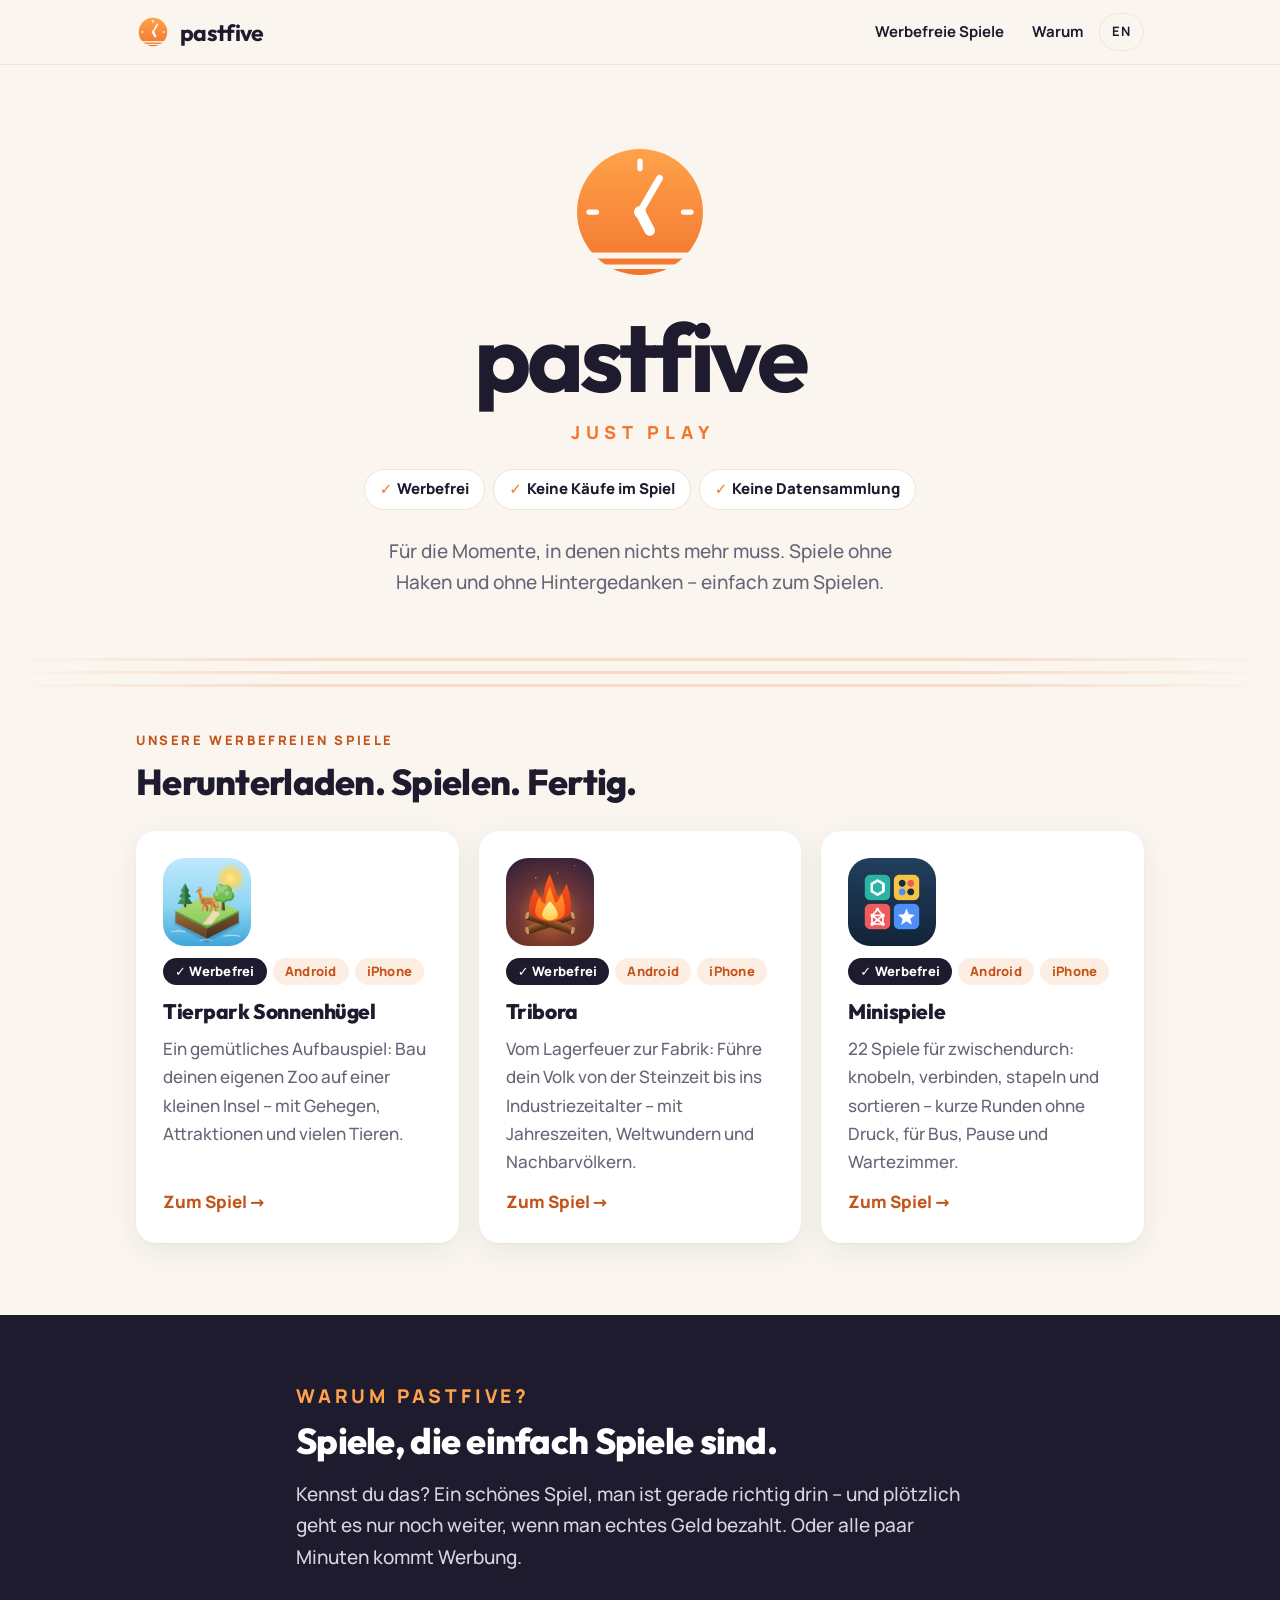
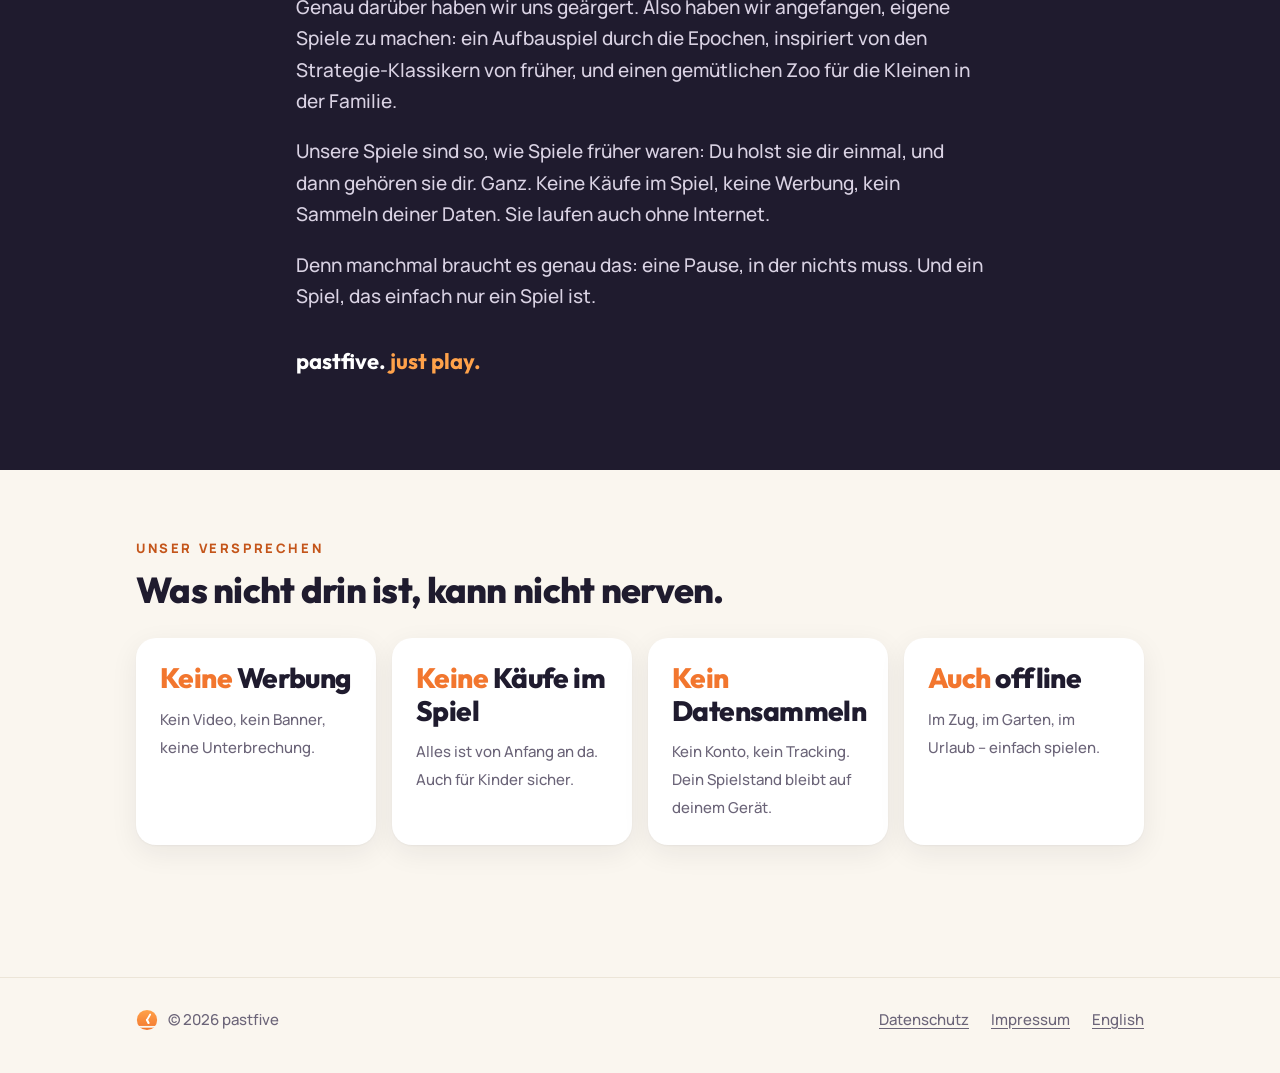
<file: index.html>
<!doctype html>
<html lang="de">
<head>
<meta charset="utf-8">
<meta name="viewport" content="width=device-width,initial-scale=1">
<title>pastfive – werbefreie Handyspiele · just play</title>
<meta name="description" content="Spiele, die einfach Spiele sind: keine Werbung, keine Käufe im Spiel, keine Datensammlung. Herunterladen und spielen.">
<link rel="icon" href="assets/favicon.svg" type="image/svg+xml">
<link rel="alternate" hreflang="en" href="en/">
<link rel="stylesheet" href="assets/style.css">
</head>
<body>
<header class="top"><div class="wrap">
  <a class="brand" href="./"><img src="assets/logo.svg" alt="">pastfive</a>
  <nav>
    <a href="#spiele">Werbefreie Spiele</a>
    <a class="opt" href="#warum">Warum</a>
    <a class="lang" href="en/" hreflang="en" lang="en">EN</a>
  </nav>
</div></header>

<section class="hero">
  <div class="wrap">
    <img class="logo" src="assets/logo.svg" alt="pastfive-Logo: eine untergehende Sonne als Uhr auf fünf nach fünf">
    <h1 class="wordmark">pastfive</h1>
    <p class="slogan">just play</p>
    <ul class="frei" aria-label="Unser Versprechen"><li><b>✓</b> Werbefrei</li><li><b>✓</b> Keine Käufe im Spiel</li><li><b>✓</b> Keine Datensammlung</li></ul>
    <p class="sub">Für die Momente, in denen nichts mehr muss. Spiele ohne Haken und ohne Hintergedanken – einfach zum Spielen.</p>
  </div>
</section>

<main>
  <section class="section" id="spiele" style="padding-top:40px">
    <div class="wrap">
      <p class="eyebrow">Unsere werbefreien Spiele</p>
      <h2 style="margin-top:0">Herunterladen. Spielen. Fertig.</h2>
      <div class="cards">
        <a class="card" href="tierpark/">
          <img class="icon" src="assets/tierpark/icon.png" alt="">
          <span class="chips"><span class="chip ok">✓ Werbefrei</span><span class="chip">Android</span><span class="chip">iPhone</span></span>
          <h3>Tierpark Sonnenhügel</h3>
          <p>Ein gemütliches Aufbauspiel: Bau deinen eigenen Zoo auf einer kleinen Insel – mit Gehegen, Attraktionen und vielen Tieren.</p>
          <span class="more">Zum Spiel →</span>
        </a>
        <a class="card" href="tribora/">
          <img class="icon" src="assets/tribora/icon.png" alt="">
          <span class="chips"><span class="chip ok">✓ Werbefrei</span><span class="chip">Android</span><span class="chip">iPhone</span></span>
          <h3>Tribora</h3>
          <p>Vom Lagerfeuer zur Fabrik: Führe dein Volk von der Steinzeit bis ins Industriezeitalter – mit Jahreszeiten, Weltwundern und Nachbarvölkern.</p>
          <span class="more">Zum Spiel →</span>
        </a>
        <a class="card" href="minispiele/">
          <img class="icon" src="assets/minispiele/icon.png" alt="">
          <span class="chips"><span class="chip ok">✓ Werbefrei</span><span class="chip">Android</span><span class="chip">iPhone</span></span>
          <h3>Minispiele</h3>
          <p>22 Spiele für zwischendurch: knobeln, verbinden, stapeln und sortieren – kurze Runden ohne Druck, für Bus, Pause und Wartezimmer.</p>
          <span class="more">Zum Spiel →</span>
        </a>
      </div>
    </div>
  </section>

  <section class="section why" id="warum">
    <div class="wrap narrow">
      <p class="eyebrow">Warum pastfive?</p>
      <h2>Spiele, die einfach Spiele sind.</h2>
      <p>Kennst du das? Ein schönes Spiel, man ist gerade richtig drin – und plötzlich geht es nur noch weiter, wenn man echtes Geld bezahlt. Oder alle paar Minuten kommt Werbung.</p>
      <p>Genau darüber haben wir uns geärgert. Also haben wir angefangen, eigene Spiele zu machen: ein Aufbauspiel durch die Epochen, inspiriert von den Strategie-Klassikern von früher, und einen gemütlichen Zoo für die Kleinen in der Familie.</p>
      <p>Unsere Spiele sind so, wie Spiele früher waren: Du holst sie dir einmal, und dann gehören sie dir. Ganz. Keine Käufe im Spiel, keine Werbung, kein Sammeln deiner Daten. Sie laufen auch ohne Internet.</p>
      <p>Denn manchmal braucht es genau das: eine Pause, in der nichts muss. Und ein Spiel, das einfach nur ein Spiel ist.</p>
      <p class="sign">pastfive. <span>just play.</span></p>
    </div>
  </section>

  <section class="section">
    <div class="wrap">
      <p class="eyebrow">Unser Versprechen</p>
      <h2 style="margin-top:0">Was nicht drin ist, kann nicht nerven.</h2>
      <div class="promise">
        <div><h3><em>Keine</em> Werbung</h3><span class="t">Kein Video, kein Banner, keine Unterbrechung.</span></div>
        <div><h3><em>Keine</em> Käufe im Spiel</h3><span class="t">Alles ist von Anfang an da. Auch für Kinder sicher.</span></div>
        <div><h3><em>Kein</em> Datensammeln</h3><span class="t">Kein Konto, kein Tracking. Dein Spielstand bleibt auf deinem Gerät.</span></div>
        <div><h3><em>Auch</em> offline</h3><span class="t">Im Zug, im Garten, im Urlaub – einfach spielen.</span></div>
      </div>
    </div>
  </section>
</main>

<footer><div class="wrap">
  <span class="grow"><img src="assets/favicon.svg" alt="">© 2026 pastfive</span>
  <a href="datenschutz/">Datenschutz</a>
  <a href="impressum/">Impressum</a>
  <a href="en/" hreflang="en" lang="en">English</a>
</div></footer>
</body>
</html>
</file>
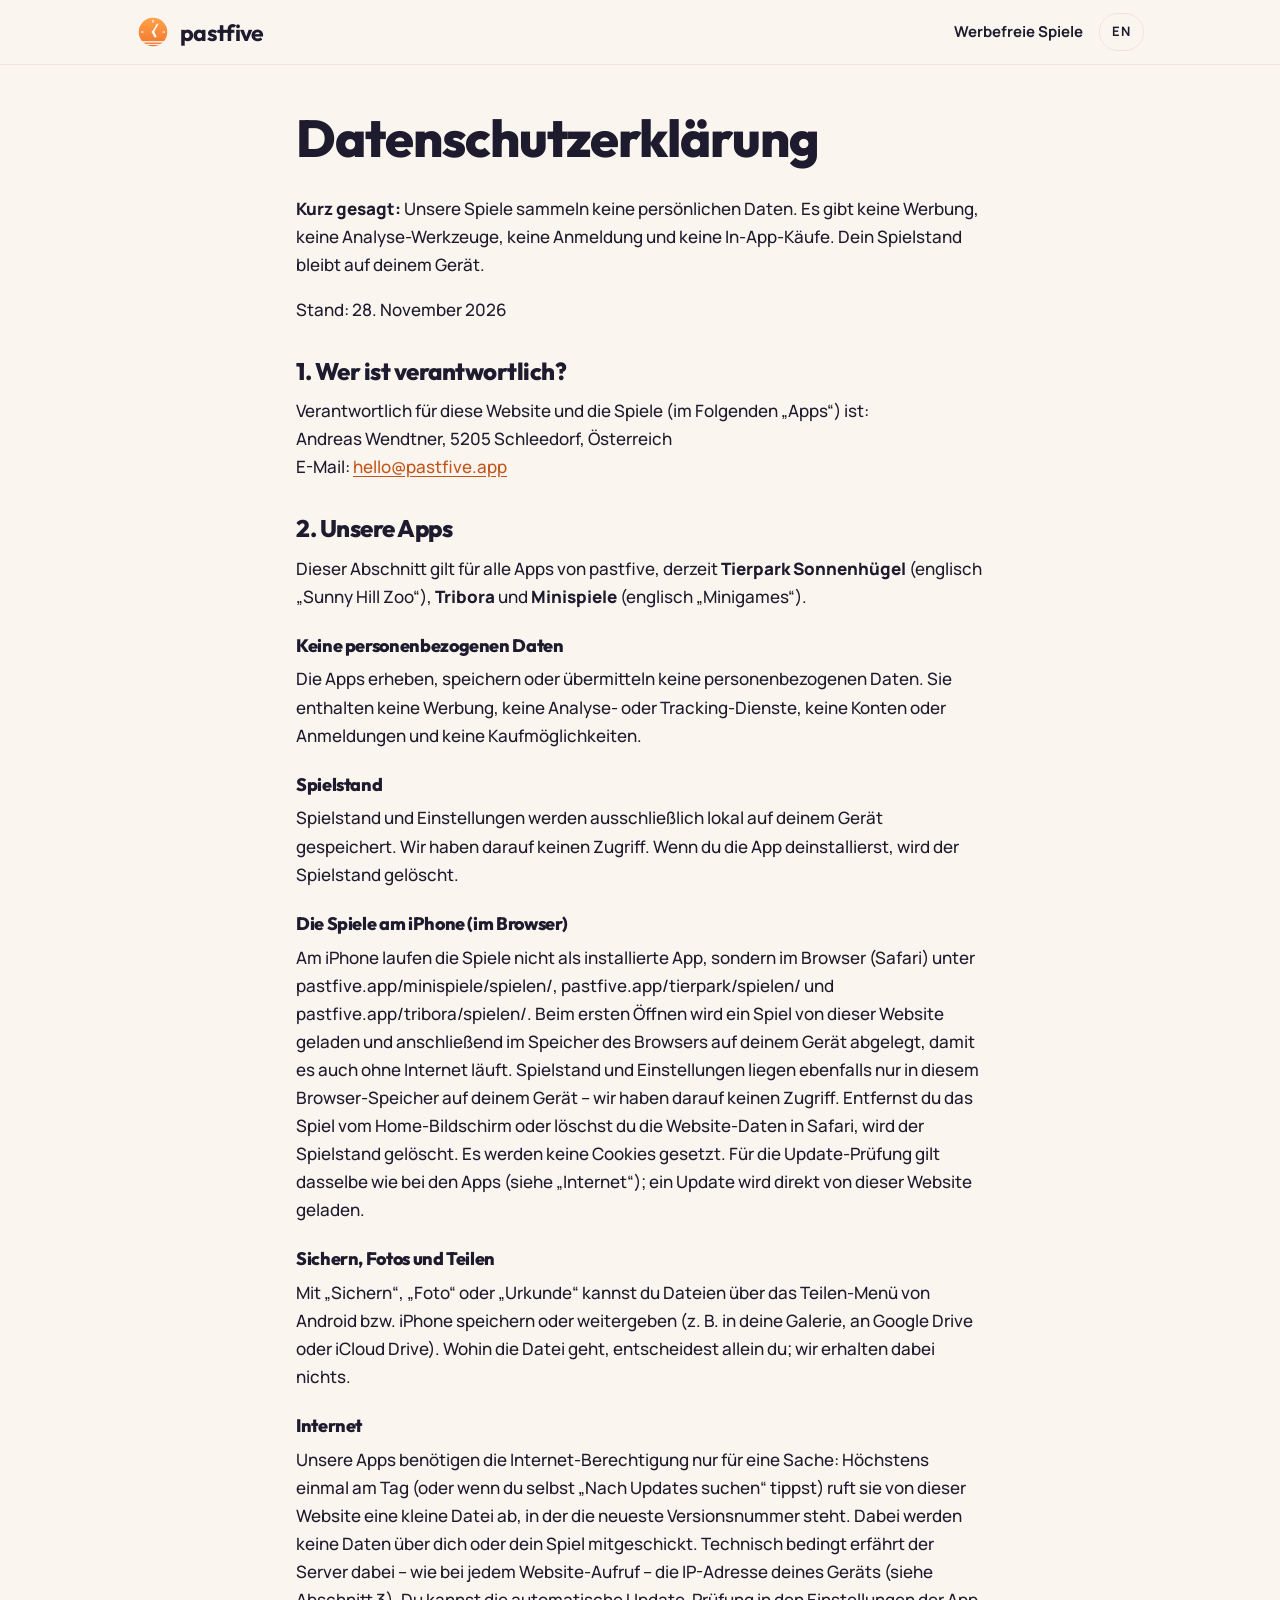
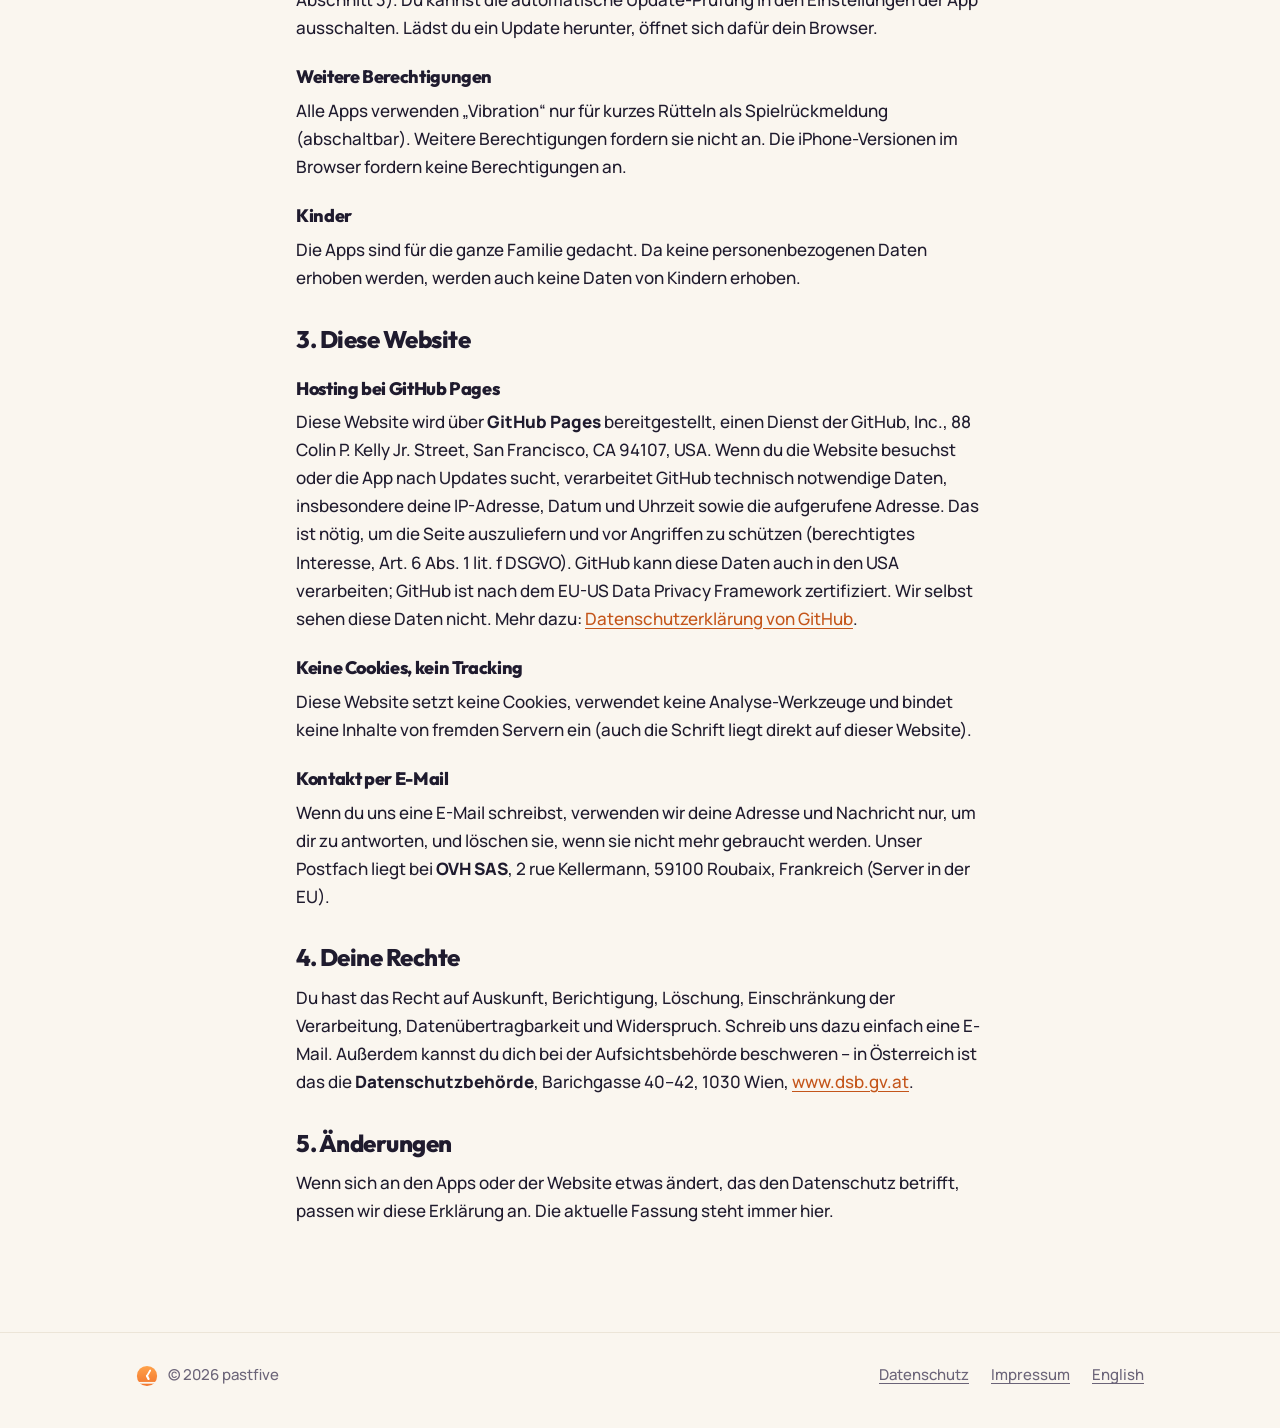
<file: datenschutz/index.html>
<!doctype html>
<html lang="de">
<head>
<meta charset="utf-8">
<meta name="viewport" content="width=device-width,initial-scale=1">
<title>Datenschutz – pastfive</title>
<link rel="icon" href="../assets/favicon.svg" type="image/svg+xml">
<link rel="alternate" hreflang="en" href="../en/privacy/">
<link rel="stylesheet" href="../assets/style.css">
</head>
<body>
<header class="top"><div class="wrap">
  <a class="brand" href="../"><img src="../assets/logo.svg" alt="">pastfive</a>
  <nav>
    <a href="../#spiele">Werbefreie Spiele</a>
    <a class="lang" href="../en/privacy/" hreflang="en" lang="en">EN</a>
  </nav>
</div></header>

<main class="wrap narrow text">
  <h1>Datenschutzerklärung</h1>
  <p><b>Kurz gesagt:</b> Unsere Spiele sammeln keine persönlichen Daten. Es gibt keine Werbung, keine Analyse-Werkzeuge, keine Anmeldung und keine In-App-Käufe. Dein Spielstand bleibt auf deinem Gerät.</p>
  <p>Stand: 28. November 2026</p>

  <h2>1. Wer ist verantwortlich?</h2>
  <p>Verantwortlich für diese Website und die Spiele (im Folgenden „Apps“) ist:<br>
  Andreas Wendtner, 5205 Schleedorf, Österreich<br>
  E-Mail: <a href="mailto:hello@pastfive.app">hello@pastfive.app</a></p>

  <h2>2. Unsere Apps</h2>
  <p>Dieser Abschnitt gilt für alle Apps von pastfive, derzeit <b>Tierpark Sonnenhügel</b> (englisch „Sunny Hill Zoo“), <b>Tribora</b> und <b>Minispiele</b> (englisch „Minigames“).</p>
  <h3>Keine personenbezogenen Daten</h3>
  <p>Die Apps erheben, speichern oder übermitteln keine personenbezogenen Daten. Sie enthalten keine Werbung, keine Analyse- oder Tracking-Dienste, keine Konten oder Anmeldungen und keine Kaufmöglichkeiten.</p>
  <h3>Spielstand</h3>
  <p>Spielstand und Einstellungen werden ausschließlich lokal auf deinem Gerät gespeichert. Wir haben darauf keinen Zugriff. Wenn du die App deinstallierst, wird der Spielstand gelöscht.</p>
  <h3>Die Spiele am iPhone (im Browser)</h3>
  <p>Am iPhone laufen die Spiele nicht als installierte App, sondern im Browser (Safari) unter pastfive.app/minispiele/spielen/, pastfive.app/tierpark/spielen/ und pastfive.app/tribora/spielen/. Beim ersten Öffnen wird ein Spiel von dieser Website geladen und anschließend im Speicher des Browsers auf deinem Gerät abgelegt, damit es auch ohne Internet läuft. Spielstand und Einstellungen liegen ebenfalls nur in diesem Browser-Speicher auf deinem Gerät – wir haben darauf keinen Zugriff. Entfernst du das Spiel vom Home-Bildschirm oder löschst du die Website-Daten in Safari, wird der Spielstand gelöscht. Es werden keine Cookies gesetzt. Für die Update-Prüfung gilt dasselbe wie bei den Apps (siehe „Internet“); ein Update wird direkt von dieser Website geladen.</p>
  <h3>Sichern, Fotos und Teilen</h3>
  <p>Mit „Sichern“, „Foto“ oder „Urkunde“ kannst du Dateien über das Teilen-Menü von Android bzw. iPhone speichern oder weitergeben (z. B. in deine Galerie, an Google Drive oder iCloud Drive). Wohin die Datei geht, entscheidest allein du; wir erhalten dabei nichts.</p>
  <h3>Internet</h3>
  <p>Unsere Apps benötigen die Internet-Berechtigung nur für eine Sache: Höchstens einmal am Tag (oder wenn du selbst „Nach Updates suchen“ tippst) ruft sie von dieser Website eine kleine Datei ab, in der die neueste Versionsnummer steht. Dabei werden keine Daten über dich oder dein Spiel mitgeschickt. Technisch bedingt erfährt der Server dabei – wie bei jedem Website-Aufruf – die IP-Adresse deines Geräts (siehe Abschnitt 3). Du kannst die automatische Update-Prüfung in den Einstellungen der App ausschalten. Lädst du ein Update herunter, öffnet sich dafür dein Browser.</p>
  <h3>Weitere Berechtigungen</h3>
  <p>Alle Apps verwenden „Vibration“ nur für kurzes Rütteln als Spielrückmeldung (abschaltbar). Weitere Berechtigungen fordern sie nicht an. Die iPhone-Versionen im Browser fordern keine Berechtigungen an.</p>
  <h3>Kinder</h3>
  <p>Die Apps sind für die ganze Familie gedacht. Da keine personenbezogenen Daten erhoben werden, werden auch keine Daten von Kindern erhoben.</p>

  <h2>3. Diese Website</h2>
  <h3>Hosting bei GitHub Pages</h3>
  <p>Diese Website wird über <b>GitHub Pages</b> bereitgestellt, einen Dienst der GitHub, Inc., 88 Colin P. Kelly Jr. Street, San Francisco, CA 94107, USA. Wenn du die Website besuchst oder die App nach Updates sucht, verarbeitet GitHub technisch notwendige Daten, insbesondere deine IP-Adresse, Datum und Uhrzeit sowie die aufgerufene Adresse. Das ist nötig, um die Seite auszuliefern und vor Angriffen zu schützen (berechtigtes Interesse, Art. 6 Abs. 1 lit. f DSGVO). GitHub kann diese Daten auch in den USA verarbeiten; GitHub ist nach dem EU-US Data Privacy Framework zertifiziert. Wir selbst sehen diese Daten nicht. Mehr dazu: <a href="https://docs.github.com/de/site-policy/privacy-policies/github-general-privacy-statement" rel="noopener">Datenschutzerklärung von GitHub</a>.</p>
  <h3>Keine Cookies, kein Tracking</h3>
  <p>Diese Website setzt keine Cookies, verwendet keine Analyse-Werkzeuge und bindet keine Inhalte von fremden Servern ein (auch die Schrift liegt direkt auf dieser Website).</p>
  <h3>Kontakt per E-Mail</h3>
  <p>Wenn du uns eine E-Mail schreibst, verwenden wir deine Adresse und Nachricht nur, um dir zu antworten, und löschen sie, wenn sie nicht mehr gebraucht werden. Unser Postfach liegt bei <b>OVH SAS</b>, 2 rue Kellermann, 59100 Roubaix, Frankreich (Server in der EU).</p>

  <h2>4. Deine Rechte</h2>
  <p>Du hast das Recht auf Auskunft, Berichtigung, Löschung, Einschränkung der Verarbeitung, Datenübertragbarkeit und Widerspruch. Schreib uns dazu einfach eine E-Mail. Außerdem kannst du dich bei der Aufsichtsbehörde beschweren – in Österreich ist das die <b>Datenschutzbehörde</b>, Barichgasse 40–42, 1030 Wien, <a href="https://www.dsb.gv.at" rel="noopener">www.dsb.gv.at</a>.</p>

  <h2>5. Änderungen</h2>
  <p>Wenn sich an den Apps oder der Website etwas ändert, das den Datenschutz betrifft, passen wir diese Erklärung an. Die aktuelle Fassung steht immer hier.</p>
</main>

<footer><div class="wrap">
  <span class="grow"><img src="../assets/favicon.svg" alt="">© 2026 pastfive</span>
  <a href="./" aria-current="page">Datenschutz</a>
  <a href="../impressum/">Impressum</a>
  <a href="../en/privacy/" hreflang="en" lang="en">English</a>
</div></footer>
</body>
</html>
</file>
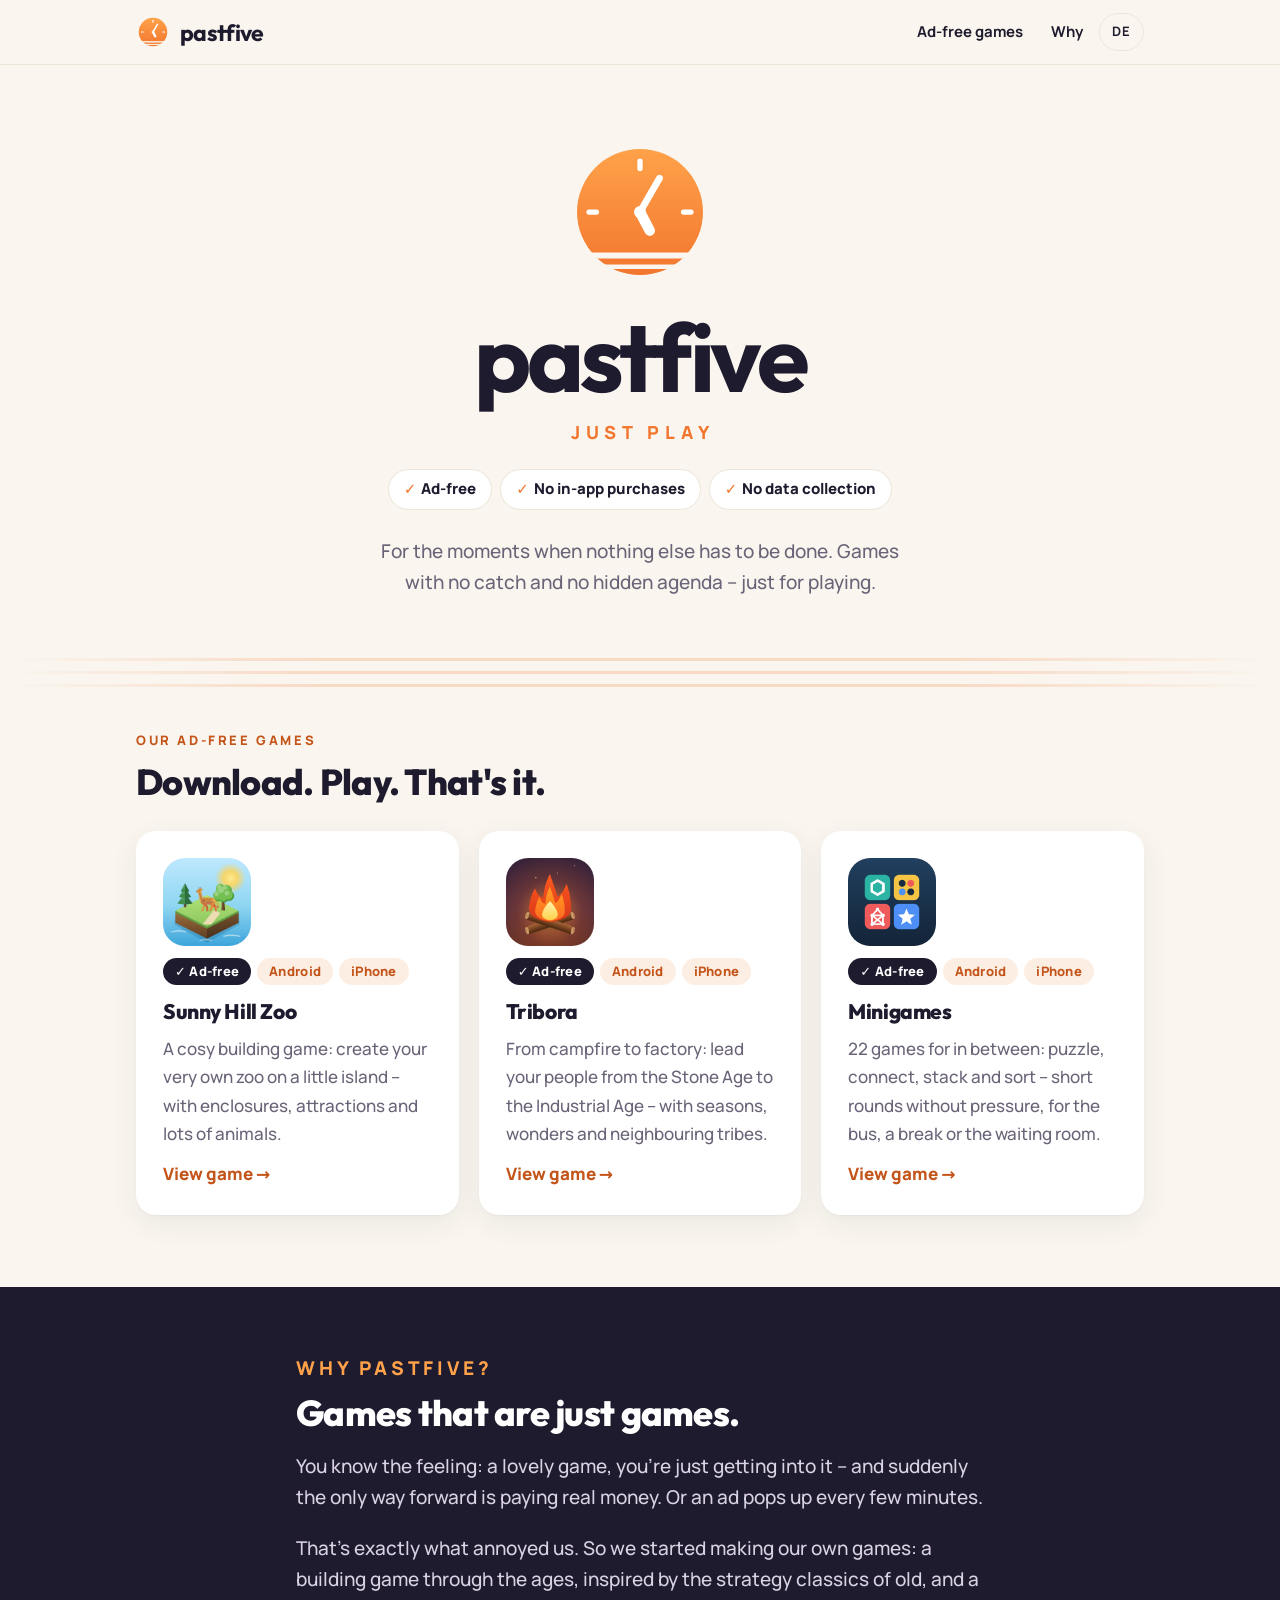
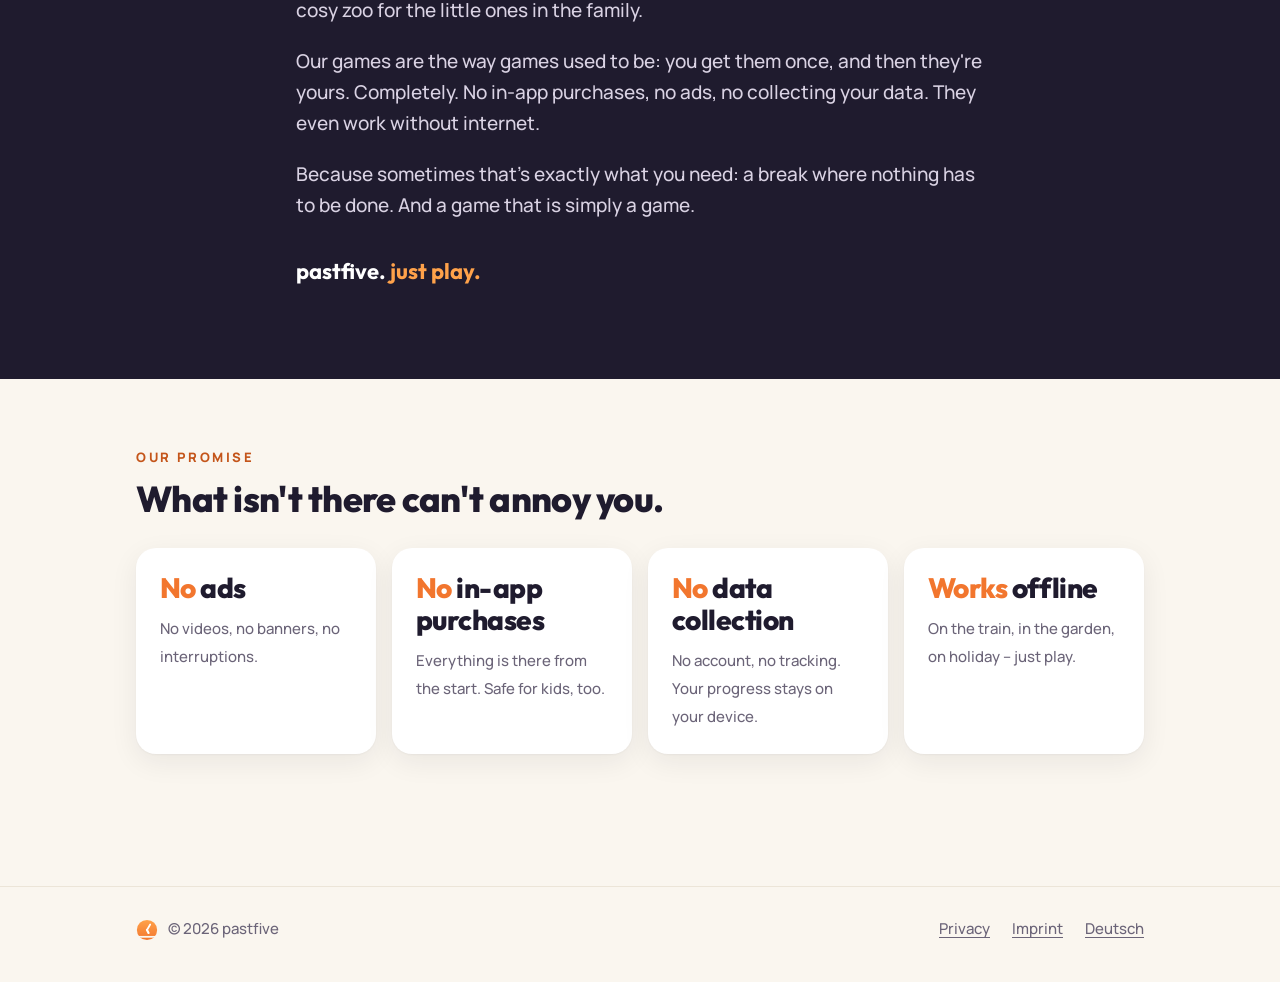
<file: en/index.html>
<!doctype html>
<html lang="en">
<head>
<meta charset="utf-8">
<meta name="viewport" content="width=device-width,initial-scale=1">
<title>pastfive – ad-free mobile games · just play</title>
<meta name="description" content="Games that are just games: no ads, no in-app purchases, no data collection. Download and play.">
<link rel="icon" href="../assets/favicon.svg" type="image/svg+xml">
<link rel="alternate" hreflang="de" href="../">
<link rel="stylesheet" href="../assets/style.css">
</head>
<body>
<header class="top"><div class="wrap">
  <a class="brand" href="./"><img src="../assets/logo.svg" alt="">pastfive</a>
  <nav>
    <a href="#games">Ad-free games</a>
    <a class="opt" href="#why">Why</a>
    <a class="lang" href="../" hreflang="de" lang="de">DE</a>
  </nav>
</div></header>

<section class="hero">
  <div class="wrap">
    <img class="logo" src="../assets/logo.svg" alt="pastfive logo: a setting sun as a clock showing five past five">
    <h1 class="wordmark">pastfive</h1>
    <p class="slogan">just play</p>
    <ul class="frei" aria-label="Our promise"><li><b>✓</b> Ad-free</li><li><b>✓</b> No in-app purchases</li><li><b>✓</b> No data collection</li></ul>
    <p class="sub">For the moments when nothing else has to be done. Games with no catch and no hidden agenda – just for playing.</p>
  </div>
</section>

<main>
  <section class="section" id="games" style="padding-top:40px">
    <div class="wrap">
      <p class="eyebrow">Our ad-free games</p>
      <h2 style="margin-top:0">Download. Play. That's it.</h2>
      <div class="cards">
        <a class="card" href="sunny-hill-zoo/">
          <img class="icon" src="../assets/tierpark/icon.png" alt="">
          <span class="chips"><span class="chip ok">✓ Ad-free</span><span class="chip">Android</span><span class="chip">iPhone</span></span>
          <h3>Sunny Hill Zoo</h3>
          <p>A cosy building game: create your very own zoo on a little island – with enclosures, attractions and lots of animals.</p>
          <span class="more">View game →</span>
        </a>
        <a class="card" href="tribora/">
          <img class="icon" src="../assets/tribora/icon.png" alt="">
          <span class="chips"><span class="chip ok">✓ Ad-free</span><span class="chip">Android</span><span class="chip">iPhone</span></span>
          <h3>Tribora</h3>
          <p>From campfire to factory: lead your people from the Stone Age to the Industrial Age – with seasons, wonders and neighbouring tribes.</p>
          <span class="more">View game →</span>
        </a>
        <a class="card" href="minispiele/">
          <img class="icon" src="../assets/minispiele/icon.png" alt="">
          <span class="chips"><span class="chip ok">✓ Ad-free</span><span class="chip">Android</span><span class="chip">iPhone</span></span>
          <h3>Minigames</h3>
          <p>22 games for in between: puzzle, connect, stack and sort – short rounds without pressure, for the bus, a break or the waiting room.</p>
          <span class="more">View game →</span>
        </a>
      </div>
    </div>
  </section>

  <section class="section why" id="why">
    <div class="wrap narrow">
      <p class="eyebrow">Why pastfive?</p>
      <h2>Games that are just games.</h2>
      <p>You know the feeling: a lovely game, you're just getting into it – and suddenly the only way forward is paying real money. Or an ad pops up every few minutes.</p>
      <p>That's exactly what annoyed us. So we started making our own games: a building game through the ages, inspired by the strategy classics of old, and a cosy zoo for the little ones in the family.</p>
      <p>Our games are the way games used to be: you get them once, and then they're yours. Completely. No in-app purchases, no ads, no collecting your data. They even work without internet.</p>
      <p>Because sometimes that's exactly what you need: a break where nothing has to be done. And a game that is simply a game.</p>
      <p class="sign">pastfive. <span>just play.</span></p>
    </div>
  </section>

  <section class="section">
    <div class="wrap">
      <p class="eyebrow">Our promise</p>
      <h2 style="margin-top:0">What isn't there can't annoy you.</h2>
      <div class="promise">
        <div><h3><em>No</em> ads</h3><span class="t">No videos, no banners, no interruptions.</span></div>
        <div><h3><em>No</em> in-app purchases</h3><span class="t">Everything is there from the start. Safe for kids, too.</span></div>
        <div><h3><em>No</em> data collection</h3><span class="t">No account, no tracking. Your progress stays on your device.</span></div>
        <div><h3><em>Works</em> offline</h3><span class="t">On the train, in the garden, on holiday – just play.</span></div>
      </div>
    </div>
  </section>
</main>

<footer><div class="wrap">
  <span class="grow"><img src="../assets/favicon.svg" alt="">© 2026 pastfive</span>
  <a href="privacy/">Privacy</a>
  <a href="imprint/">Imprint</a>
  <a href="../" hreflang="de" lang="de">Deutsch</a>
</div></footer>
</body>
</html>
</file>
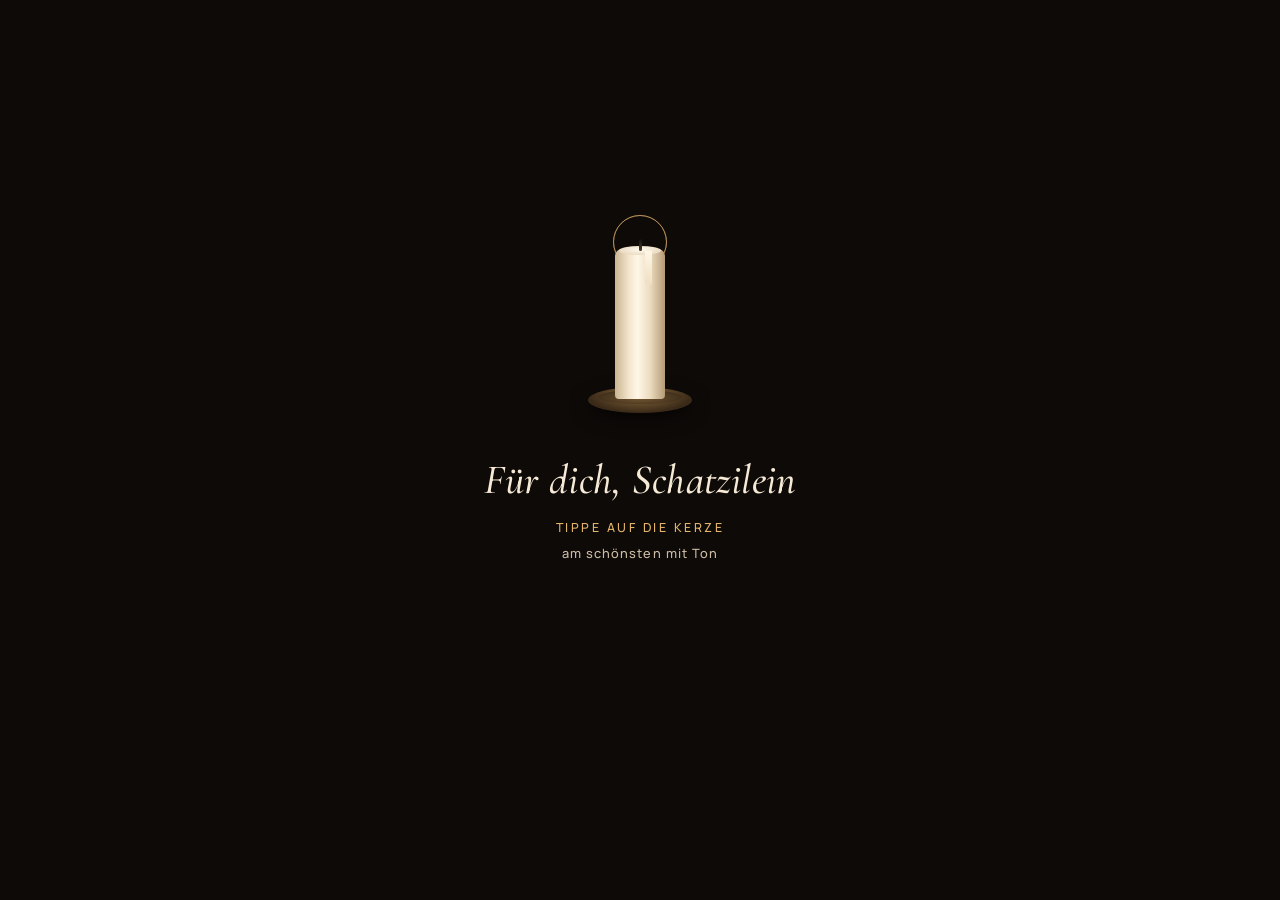
<file: fuer-dich-brwzkk/index.html>
<!doctype html>
<html lang="de">
<head>
<meta charset="utf-8">
<meta name="viewport" content="width=device-width, initial-scale=1, viewport-fit=cover">
<title>Für dich, Schatzilein</title>
<meta name="claude:viewport-fit-sides" content="cover">
<meta name="robots" content="noindex, nofollow, noarchive">
<meta name="referrer" content="no-referrer">
<meta name="theme-color" content="#0e0a08">
<style>
@font-face{font-family:Cormorant;font-weight:500;font-display:swap;src:url(f/cormorant-garamond-latin-500-normal.woff2) format('woff2')}
@font-face{font-family:Cormorant;font-weight:500;font-style:italic;font-display:swap;src:url(f/cormorant-garamond-latin-500-italic.woff2) format('woff2')}
@font-face{font-family:Cormorant;font-weight:600;font-display:swap;src:url(f/cormorant-garamond-latin-600-normal.woff2) format('woff2')}
@font-face{font-family:Manrope;font-weight:500;font-display:swap;src:url(f/manrope-latin-500-normal.woff2) format('woff2')}
@font-face{font-family:Manrope;font-weight:700;font-display:swap;src:url(f/manrope-latin-700-normal.woff2) format('woff2')}

/* Ein abgedunkelter Saal, eine Kerze in der Mitte; alles Weitere erscheint im Kerzenlicht. Bewusst nur dunkel. */
:root{
  --night:#0e0a08;      /* Saal im Dunkeln */
  --night-2:#1c1411;    /* warmer Schatten */
  --ivory:#f6ead7;      /* Kerzenwachs, Text */
  --ivory-dim:#cdbda6;  /* leiser Text */
  --gold:#e4b66c;       /* Kerzenlicht */
  --gold-hi:#f7d89e;
  --ribbon:#a32a31;     /* rote Schleife, Siegel */
  --pine:#3f5e47;       /* Tannengrün */
  --paper:#f3e7d1;      /* Kuvert */
  --paper-2:#e2d1b2;
  --ink:#3a2a1e;
  --display:Cormorant, "Cormorant Garamond", Georgia, "Times New Roman", serif;
  --body:Manrope, system-ui, -apple-system, "Segoe UI", sans-serif;
  color-scheme:dark;
}
*{box-sizing:border-box}
html{background:var(--night)}
body{margin:0;background:var(--night);color:var(--ivory);font-family:var(--body);
  -webkit-font-smoothing:antialiased;overflow-x:hidden;-webkit-tap-highlight-color:transparent}
body:not(.lit){overflow:hidden;height:100svh}
#sky{position:fixed;inset:0;width:100%;height:100%;pointer-events:none;z-index:0}
.wrap{position:relative;z-index:1;overflow-x:hidden;overflow-x:clip;padding-left:max(20px, env(safe-area-inset-left, 0px));padding-right:max(20px, env(safe-area-inset-right, 0px))}

/* ---------- Erster Bildschirm ---------- */
.hero{min-height:100svh;display:grid;place-items:center;text-align:center;padding-block:max(28px, env(safe-area-inset-top, 0px)) 40px;position:relative}
.hero-inner{display:grid;justify-items:center;gap:28px}
.light-btn{appearance:none;border:0;background:none;padding:0;cursor:pointer;color:inherit;border-radius:24px;position:relative}
.light-btn:focus-visible{outline:2px solid var(--gold);outline-offset:8px}
body.lit .light-btn{cursor:default}

.candle{position:relative;display:block;width:120px;height:250px}
.candle span{display:block}
.glow{position:absolute;left:50%;top:58px;width:640px;height:640px;border-radius:50%;pointer-events:none;
  background:radial-gradient(circle, rgba(255,200,120,.42) 0%, rgba(255,165,80,.16) 26%, rgba(255,140,60,.05) 45%, transparent 66%);
  transform:translate(-50%,-50%) scale(.15);opacity:0;transition:transform 2.4s cubic-bezier(.2,.8,.2,1), opacity 1.6s ease}
.lit .glow{opacity:1;transform:translate(-50%,-50%) scale(1);animation:breathe 5s ease-in-out 2.4s infinite}
@keyframes breathe{50%{transform:translate(-50%,-50%) scale(.94);opacity:.85}}
.body-wax{position:absolute;left:50%;bottom:22px;width:50px;height:150px;margin-left:-25px;border-radius:7px 7px 4px 4px;
  background:linear-gradient(90deg,#cbb592 0%,#f3e5cc 28%,#fff7e8 45%,#ecdcc0 70%,#b49b76 100%);
  box-shadow:0 0 0 rgba(0,0,0,0);transition:box-shadow 2s ease}
.body-wax::before{content:"";position:absolute;left:4px;right:4px;top:-3px;height:9px;border-radius:50%;
  background:radial-gradient(ellipse at 50% 40%,#fffaf0,#e2cfae)}
.body-wax::after{content:"";position:absolute;left:30px;top:2px;width:7px;height:34px;border-radius:0 0 6px 6px;background:linear-gradient(#fff6e4,#efdfc3)}
.lit .body-wax{box-shadow:inset 0 22px 22px -12px rgba(255,190,100,.85), 0 0 40px rgba(255,170,80,.15)}
.plate{position:absolute;left:50%;bottom:8px;width:104px;height:26px;margin-left:-52px;border-radius:50%;
  background:radial-gradient(ellipse at 50% 30%,#8a6a3c,#3b2a18 70%);box-shadow:0 6px 18px rgba(0,0,0,.6)}
.plate::after{content:"";position:absolute;inset:3px 10px 9px;border-radius:50%;background:radial-gradient(ellipse at 50% 60%,#6e5330,#2c1f12);opacity:.8}
.wick{position:absolute;left:50%;bottom:170px;width:3px;height:12px;margin-left:-1.5px;border-radius:2px;background:linear-gradient(#111,#4a3a2a)}
.flame-holder{position:absolute;left:50%;bottom:178px;width:26px;height:56px;margin-left:-13px;transform-origin:50% 100%;
  transform:scale(0);opacity:0;transition:transform 1.1s cubic-bezier(.25,1.5,.45,1), opacity .3s}
.lit .flame-holder{transform:scale(1);opacity:1}
.flame{position:absolute;inset:0;transform-origin:50% 100%;border-radius:50% 50% 46% 46% / 66% 66% 34% 34%;
  background:radial-gradient(ellipse at 50% 78%,#ffffff 0 14%,#fff0be 26%,#ffc565 48%,rgba(255,130,40,.55) 66%,rgba(255,110,30,0) 78%);
  filter:blur(.5px);animation:flicker 3.1s ease-in-out infinite}
.flame::after{content:"";position:absolute;left:50%;bottom:4px;width:10px;height:14px;margin-left:-5px;border-radius:50%;
  background:radial-gradient(ellipse,rgba(110,150,255,.55),rgba(110,150,255,0) 70%)}
@keyframes flicker{
  0%,100%{transform:scale(1,1) skewX(0)}
  18%{transform:scale(.96,1.05) skewX(1.5deg)}
  35%{transform:scale(1.03,.97) skewX(-1deg)}
  52%{transform:scale(.98,1.07) skewX(2deg)}
  70%{transform:scale(1.02,.95) skewX(-1.5deg)}
  86%{transform:scale(.97,1.03) skewX(.5deg)}}
.ring{position:absolute;left:50%;bottom:170px;width:54px;height:54px;margin:0 0 -18px -27px;border-radius:50%;
  border:1px solid rgba(228,182,108,.55);animation:ping 2.4s ease-out infinite}
.ring.r2{animation-delay:1.2s}
.lit .ring{display:none}
@keyframes ping{0%{transform:scale(.4);opacity:0}25%{opacity:1}100%{transform:scale(1.7);opacity:0}}

.stack{display:grid;justify-items:center}
.stack>*{grid-area:1/1}
.pre,.greet{transition:opacity 1.2s ease, transform 1.4s cubic-bezier(.2,.8,.2,1)}
.pre{display:grid;gap:14px;justify-items:center;align-self:start;padding-top:6px}
.lit .pre{opacity:0;transform:translateY(-10px);pointer-events:none}
.for{font-family:var(--display);font-style:italic;font-weight:500;font-size:clamp(1.9rem,7vw,2.6rem);color:var(--ivory);letter-spacing:.01em}
.hint{font-size:.78rem;letter-spacing:.2em;text-transform:uppercase;color:var(--gold)}
.hint small{display:block;margin-top:8px;letter-spacing:.08em;text-transform:none;color:var(--ivory-dim);font-size:.8rem}
.greet{opacity:0;transform:translateY(14px);pointer-events:none;display:grid;gap:6px;justify-items:center}
.lit .greet{opacity:1;transform:none;transition-delay:1.5s;pointer-events:auto}
.eyebrow{font-size:.72rem;letter-spacing:.24em;text-transform:uppercase;color:var(--gold);margin-bottom:10px}
.greet h1{margin:0;font-family:var(--display);font-weight:500;font-style:italic;font-size:clamp(1.6rem,6.4vw,2.3rem);line-height:1.1;color:var(--ivory);text-wrap:balance}
.greet .name{display:block;font-style:normal;font-weight:600;font-size:clamp(3.1rem,15vw,5.2rem);line-height:1;margin-top:6px;
  background:linear-gradient(180deg,var(--gold-hi),var(--gold) 55%,#b7833f);-webkit-background-clip:text;background-clip:text;color:transparent;
  filter:drop-shadow(0 0 18px rgba(255,180,90,.25))}
.cue{margin-top:34px;display:grid;justify-items:center;gap:10px;font-size:.7rem;letter-spacing:.22em;text-transform:uppercase;color:var(--ivory-dim)}
.cue i{display:block;width:1px;height:42px;background:linear-gradient(var(--gold),transparent);animation:drip 2.4s ease-in-out infinite;transform-origin:top}
@keyframes drip{0%{transform:scaleY(0);opacity:1}60%{transform:scaleY(1);opacity:1}100%{transform:scaleY(1);opacity:0}}

/* ---------- Brief ---------- */
main[hidden]{display:none!important}
.letter{max-width:34rem;margin:0 auto;padding-block:30px 40px;display:grid;gap:30px}
.letter p{margin:0;font-family:var(--display);font-weight:500;font-size:clamp(1.3rem,5vw,1.55rem);line-height:1.5;color:var(--ivory);text-wrap:pretty}
.letter p.big{font-size:clamp(1.65rem,6.6vw,2.1rem);line-height:1.3;font-style:italic;color:var(--gold-hi);text-align:center}
.letter p em{color:var(--gold-hi)}
.sprig{display:block;margin:6px auto;width:120px;height:26px;opacity:.9}
.reveal{opacity:0;transform:translateY(18px);transition:opacity 1.1s ease, transform 1.2s cubic-bezier(.2,.8,.2,1)}
.reveal.in{opacity:1;transform:none}

/* ---------- Kuvert ---------- */
.gift{max-width:34rem;margin:0 auto;padding-block:20px 60px;display:grid;justify-items:center;gap:20px;text-align:center}
.gift .lead{font-family:var(--display);font-style:italic;font-size:clamp(1.3rem,5vw,1.55rem);line-height:1.45;margin:0;color:var(--ivory)}
.envelope{appearance:none;border:0;padding:0;background:none;cursor:pointer;position:relative;width:min(320px,84vw);aspect-ratio:1.45;margin-top:130px;perspective:900px}
.envelope:focus-visible{outline:2px solid var(--gold);outline-offset:10px;border-radius:8px}
.envelope>span{position:absolute;display:block}
.envelope>.e-letter{display:grid}
.e-back{inset:0;border-radius:6px;background:linear-gradient(160deg,var(--paper-2),#cdb995);box-shadow:0 26px 60px rgba(0,0,0,.6),0 0 60px rgba(255,170,80,.08)}
.e-letter{left:6%;right:6%;top:7%;height:86%;border-radius:4px;z-index:2;background:linear-gradient(#fffaf0,#f4e8d2);
  box-shadow:0 2px 8px rgba(0,0,0,.25);transition:transform 1.1s cubic-bezier(.2,.8,.2,1) .55s;display:grid;align-content:start;justify-items:center;padding-top:7%;gap:2px;color:var(--ink)}
.e-letter b{font-family:var(--display);font-weight:600;font-style:italic;font-size:clamp(1.3rem,6vw,1.7rem);color:#9a6a2a}
.e-letter small{font-size:.62rem;letter-spacing:.24em;text-transform:uppercase;color:#7a5a3a}
.e-front{inset:0;z-index:3;border-radius:6px;clip-path:polygon(0 0,50% 56%,100% 0,100% 100%,0 100%);
  background:linear-gradient(200deg,#f7ecd8 0%,var(--paper) 45%,#e6d4b4 100%)}
.e-front::after{content:"";position:absolute;inset:0;background:linear-gradient(150deg,transparent 49.6%,rgba(120,90,50,.18) 50%,transparent 50.6%),linear-gradient(30deg,transparent 49.6%,rgba(120,90,50,.18) 50%,transparent 50.6%)}
.e-flap{left:0;right:0;top:0;height:58%;z-index:4;transform-origin:50% 0;clip-path:polygon(0 0,100% 0,50% 100%);
  background:linear-gradient(180deg,#eadbbd,#d9c49f);transition:transform .8s cubic-bezier(.4,.1,.3,1),z-index 0s .4s}
.seal{left:50%;top:58%;z-index:5;width:58px;height:58px;margin:-34px 0 0 -29px;border-radius:50%;
  background:radial-gradient(circle at 38% 32%,#d0545a,var(--ribbon) 48%,#6b151b 100%);
  box-shadow:0 4px 10px rgba(0,0,0,.45), inset 0 0 0 4px rgba(0,0,0,.12);display:grid!important;place-items:center;
  color:#f0c98a;font-family:var(--display);font-size:1.7rem;line-height:1;transition:transform .5s ease,opacity .5s ease}
.seal::before{content:"";position:absolute;inset:6px;border-radius:50%;border:1px solid rgba(240,201,138,.45)}
.envelope.open .e-flap{transform:rotateX(180deg);z-index:1}
.envelope.open .seal{transform:scale(1.4);opacity:0}
.envelope.open .e-letter{transform:translateY(-72%)}
.envelope.open{cursor:default}
.tap{font-size:.74rem;letter-spacing:.22em;text-transform:uppercase;color:var(--gold);transition:opacity .6s}
.tap.gone{opacity:0}

/* ---------- Enthüllung ---------- */
.concert{max-width:34rem;margin:0 auto;padding-block:10px 40px;display:grid;gap:28px;text-align:center}
.concert[hidden]{display:none!important}
.concert h2{margin:0;font-family:var(--display);font-weight:600;font-size:clamp(2.3rem,10vw,3.4rem);line-height:1.02;text-wrap:balance;color:var(--ivory)}
.concert h2 em{display:block;font-weight:500;color:var(--gold-hi)}
.magic{margin:0;font-family:var(--display);font-style:italic;font-weight:500;font-size:clamp(1.7rem,7vw,2.2rem);line-height:1.25;color:var(--gold-hi);text-wrap:balance}
.about.small{font-size:1.15rem;color:var(--ivory-dim)}
.concert h2{margin-top:14px!important}
.subtitle{margin:-10px 0 0;font-size:.76rem;letter-spacing:.22em;text-transform:uppercase;color:var(--gold)}
.facts{margin:0;display:grid;gap:0;text-align:left;border-top:1px solid rgba(228,182,108,.28)}
.facts>div{display:grid;grid-template-columns:5.5rem 1fr;gap:14px;padding:15px 2px;border-bottom:1px solid rgba(228,182,108,.28)}
.facts dt{font-size:.68rem;letter-spacing:.2em;text-transform:uppercase;color:var(--gold);padding-top:5px}
.facts dd{margin:0;min-width:0;font-family:var(--display);font-size:1.3rem;line-height:1.35;color:var(--ivory)}
.facts dd small{display:block;font-family:var(--body);font-size:.85rem;line-height:1.45;color:var(--ivory-dim);margin-top:3px}
.about{margin:0;font-family:var(--display);font-style:italic;font-size:1.3rem;line-height:1.5;color:var(--ivory);text-wrap:pretty}
.count{display:grid;gap:12px;justify-items:center}
.count-lbl{font-size:.72rem;letter-spacing:.22em;text-transform:uppercase;color:var(--ivory-dim)}
.cells{display:grid;grid-template-columns:repeat(4,minmax(0,1fr));gap:10px;width:100%;max-width:23rem}
.cell{display:grid;gap:2px;padding:12px 4px 10px;border:1px solid rgba(228,182,108,.32);border-radius:10px;background:rgba(28,20,17,.55)}
.cell b{font-family:var(--display);font-weight:600;font-size:clamp(1.8rem,8vw,2.3rem);line-height:1;color:var(--gold-hi);font-variant-numeric:tabular-nums}
.cell span{font-size:.62rem;letter-spacing:.16em;text-transform:uppercase;color:var(--ivory-dim)}
.count-msg{margin:0;font-family:var(--display);font-style:italic;font-size:1.25rem;color:var(--ivory)}
.actions{display:grid;gap:12px;justify-items:center}
.btn{display:inline-flex;align-items:center;justify-content:center;gap:10px;min-height:50px;padding:12px 24px;border-radius:999px;
  font-family:var(--body);font-weight:700;font-size:.95rem;text-decoration:none;width:min(100%,20rem)}
.btn svg{width:18px;height:18px;flex:none}
.btn.primary{background:linear-gradient(180deg,var(--gold-hi),var(--gold));color:#2a1a0c;box-shadow:0 8px 26px rgba(228,182,108,.22)}
.btn.ghost{border:1px solid rgba(228,182,108,.5);color:var(--gold-hi)}
.btn:focus-visible{outline:2px solid var(--ivory);outline-offset:3px}
.closing{padding-block:30px 10px;display:grid;gap:10px;justify-items:center}
.closing p{margin:0;font-family:var(--display);font-style:italic;font-size:clamp(1.3rem,5vw,1.5rem);line-height:1.45;color:var(--ivory);text-wrap:balance}
.closing .sig{font-size:clamp(1.8rem,7.5vw,2.3rem);font-style:normal;font-weight:600;color:var(--gold-hi);margin-top:14px}
.heart{width:26px;height:26px;color:var(--ribbon);margin-top:8px}
.end{height:max(40px, env(safe-area-inset-bottom, 0px))}

/* ---------- Musik-Knopf ---------- */
.music{position:fixed;z-index:20;top:calc(14px + env(safe-area-inset-top, 0px));right:calc(14px + env(safe-area-inset-right, 0px));
  width:46px;height:46px;border-radius:50%;border:1px solid rgba(228,182,108,.45);background:rgba(14,10,8,.6);
  -webkit-backdrop-filter:blur(6px);backdrop-filter:blur(6px);color:var(--gold-hi);display:grid;place-items:center;cursor:pointer;
  opacity:0;pointer-events:none;transition:opacity 1s 2s}
.lit .music{opacity:1;pointer-events:auto}
.music svg{width:20px;height:20px}
.music .off{display:none}
.music[aria-pressed="false"] .on{display:none}
.music[aria-pressed="false"] .off{display:block}
.music.nudge{animation:nudge 1.6s ease-in-out 3}
@keyframes nudge{50%{box-shadow:0 0 0 8px rgba(228,182,108,.25)}}
.music:focus-visible{outline:2px solid var(--gold);outline-offset:3px}

.spark{position:fixed;z-index:30;width:6px;height:6px;border-radius:50%;pointer-events:none;
  background:radial-gradient(circle,#fff6d8,var(--gold) 55%,rgba(228,182,108,0) 72%)}

@media (prefers-reduced-motion: reduce){
  .flame,.glow,.ring,.cue i,.music.nudge{animation:none!important}
  .reveal{opacity:1;transform:none}
}
</style>
</head>
<body>
<canvas id="sky" aria-hidden="true"></canvas>

<button class="music" id="music" type="button" aria-pressed="true" aria-label="Musik aus- oder einschalten">
  <svg class="on" viewBox="0 0 24 24" fill="none" stroke="currentColor" stroke-width="1.6" stroke-linecap="round" stroke-linejoin="round" aria-hidden="true"><path d="M9 18V5l11-2v13"/><circle cx="6.5" cy="18" r="2.5" fill="currentColor"/><circle cx="17.5" cy="16" r="2.5" fill="currentColor"/></svg>
  <svg class="off" viewBox="0 0 24 24" fill="none" stroke="currentColor" stroke-width="1.6" stroke-linecap="round" stroke-linejoin="round" aria-hidden="true"><path d="M9 18V5l11-2v13"/><circle cx="6.5" cy="18" r="2.5"/><circle cx="17.5" cy="16" r="2.5"/><path d="M3 3l18 18"/></svg>
</button>

<div class="wrap">
  <header class="hero">
    <div class="hero-inner">
      <button class="light-btn" id="light" type="button" aria-label="Kerze anzünden">
        <span class="candle" aria-hidden="true">
          <span class="glow"></span>
          <span class="ring"></span><span class="ring r2"></span>
          <span class="plate"></span>
          <span class="body-wax"></span>
          <span class="wick"></span>
          <span class="flame-holder"><span class="flame"></span></span>
        </span>
      </button>
      <div class="stack">
        <div class="pre">
          <div class="for">Für dich, Schatzilein</div>
          <div class="hint">Tippe auf die Kerze<small>am schönsten mit Ton</small></div>
        </div>
        <div class="greet" aria-live="polite">
          <div class="eyebrow">27. November</div>
          <h1>Alles Liebe zum Geburtstag,<span class="name">mein Schatz!</span></h1>
          <div class="cue"><span>Weiterlesen</span><i></i></div>
        </div>
      </div>
    </div>
  </header>

  <main id="rest" hidden>
    <section class="letter" aria-label="Brief">
      <p class="reveal">Es gibt so vieles, was ich dir eigentlich viel öfter sagen sollte. Und heute ist ein schöner Anlass, das einmal nachzuholen.</p>
      <p class="reveal big">Ich bin unglaublich glücklich mit dir.</p>
      <p class="reveal">Und das Schönste daran ist, dass ich mich auch nach all den gemeinsamen Jahren noch immer jeden Tag darauf freue, Zeit mit dir zu verbringen. Ganz egal, ob wir etwas Besonderes unternehmen oder einfach nur gemeinsam auf der Couch sitzen.</p>
      <svg class="sprig reveal" viewBox="0 0 120 26" fill="none" aria-hidden="true"><path d="M10 13h100" stroke="#3f5e47" stroke-width="1.4" stroke-linecap="round"/><g stroke="#4f7458" stroke-width="1.3" stroke-linecap="round"><path d="M22 13l-6-6M22 13l-6 6M34 13l-6-7M34 13l-6 7M46 13l-6-7M46 13l-6 7M74 13l6-7M74 13l6 7M86 13l6-7M86 13l6 7M98 13l6-6M98 13l6 6"/></g><circle cx="60" cy="13" r="4.5" fill="#a32a31"/><circle cx="58.5" cy="11.5" r="1.3" fill="#e27b7f"/></svg>
      <p class="reveal">Ich bin wahnsinnig stolz auf dich. Auf das, was du dir mit deiner Selbstständigkeit aufgebaut hast, auf deinen Mut und darauf, mit wie viel Herz du das alles machst.</p>
      <p class="reveal">Und ich könnte mir keine bessere Mama für unsere Maus wünschen. Es ist schön zu sehen, mit wie viel Liebe du für sie da bist. Ich bin einfach unglaublich glücklich über die kleine Familie, die wir gemeinsam haben.</p>
      <p class="reveal">Du bist mein Rückhalt, fängst mich auf, wenn ich wieder einmal zu viel nachdenke, und schaffst es, dass ich mich bei dir einfach wohl und geliebt fühle.</p>
      <p class="reveal big">Ich hoffe, du weißt, wie viel du mir bedeutest und wie schön es für mich ist, dich an meiner Seite zu haben.</p>
    </section>

    <section class="gift" aria-label="Geschenk">
      <p class="lead reveal">Und weil die schönsten Geschenke oft jene sind, von denen gemeinsame Erinnerungen bleiben, möchte ich dir zu deinem Geburtstag etwas schenken, auf das wir uns alle drei freuen&nbsp;können&nbsp;…</p>
      <button class="envelope reveal" id="envelope" type="button" aria-label="Kuvert öffnen">
        <span class="e-back"></span>
        <span class="e-letter"><small>Ein bisschen</small><b>Weihnachtszauber</b><b>für uns drei</b></span>
        <span class="e-front"></span>
        <span class="e-flap"></span>
        <span class="seal" aria-hidden="true">♥</span>
      </button>
      <div class="tap" id="tap">Tippe auf das Siegel</div>
    </section>

    <section class="concert" id="concert" hidden aria-label="Dein Geschenk">
      <div class="eyebrow" style="margin:0">Dein Geschenk</div>
      <p class="magic">Ein bisschen Weihnachtszauber für uns drei.</p>
      <p class="about">Kerzenschein, weihnachtliche Musik und ein gemeinsamer Ausflug, bei dem wir den Alltag für ein paar Stunden hinter uns lassen und einfach die schöne Vorweihnachtszeit genießen können.</p>
      <h2>Candlelight Concert <em>Christmas Edition</em></h2>
      <p class="subtitle">Weihnachtsklassiker in Salzburg</p>

      <dl class="facts">
        <div><dt>Wann</dt><dd>Dienstag, 22. Dezember 2026<small>Beginn 20:15 Uhr · Einlass ab 19:30 Uhr</small></dd></div>
        <div><dt>Wo</dt><dd>Große Universitätsaula<small>Hofstallgasse 2–4, 5020 Salzburg</small></dd></div>
        <div><dt>Musik</dt><dd>Constanze Streichquartett<small>eine Stunde live, nur im Licht von Hunderten Kerzen</small></dd></div>
      </dl>

      <p class="about small">Weihnachtsklassiker, Filmmusik und Popsongs, gespielt von Streichern: Tschaikowskis Zuckerfee, Carol of the Bells, O Holy Night, Let It Go … und Greensleeves, die Melodie, die du hier gerade hörst.</p>

      <div class="count" aria-live="off">
        <div class="count-lbl" id="countLbl">Noch</div>
        <div class="cells" id="cells">
          <div class="cell"><b id="cD">–</b><span>Tage</span></div>
          <div class="cell"><b id="cH">–</b><span>Std</span></div>
          <div class="cell"><b id="cM">–</b><span>Min</span></div>
          <div class="cell"><b id="cS">–</b><span>Sek</span></div>
        </div>
        <p class="count-msg" id="countMsg">bis die Kerzen für uns brennen.</p>
      </div>

      <div class="actions">
        <a class="btn primary" href="konzert.ics">
          <svg viewBox="0 0 24 24" fill="none" stroke="currentColor" stroke-width="2" stroke-linecap="round" aria-hidden="true"><rect x="3" y="5" width="18" height="16" rx="2"/><path d="M3 10h18M8 3v4M16 3v4"/></svg>
          In meinen Kalender
        </a>
        <a class="btn ghost" href="https://www.google.com/maps/search/?api=1&amp;query=Gro%C3%9Fe+Universit%C3%A4tsaula+Hofstallgasse+2+Salzburg" target="_blank" rel="noopener noreferrer">
          <svg viewBox="0 0 24 24" fill="none" stroke="currentColor" stroke-width="2" stroke-linecap="round" stroke-linejoin="round" aria-hidden="true"><path d="M12 21s-7-6.2-7-11.5A7 7 0 0 1 19 9.5C19 14.8 12 21 12 21z"/><circle cx="12" cy="9.5" r="2.5"/></svg>
          Weg zur Universitätsaula
        </a>
      </div>

      <div class="closing">
        <p>Ich freue mich schon sehr darauf. Aber noch viel mehr freue ich mich auf all die kleinen und großen Momente, die wir in unserem gemeinsamen Leben noch erleben dürfen.</p>
        <p class="sig">Ich liebe dich über alles!</p>
        <svg class="heart" viewBox="0 0 24 24" fill="currentColor" aria-hidden="true"><path d="M12 21s-8-5.2-8-11a4.6 4.6 0 0 1 8-3.1A4.6 4.6 0 0 1 20 10c0 5.8-8 11-8 11z"/></svg>
      </div>
    </section>
    <div class="end"></div>
  </main>
</div>

<script>
(function(){
'use strict';
var reduce = window.matchMedia && matchMedia('(prefers-reduced-motion: reduce)').matches;
var body = document.body;
var CONCERT = new Date('2026-12-22T20:15:00+01:00').getTime();
var CONCERT_END = CONCERT + 60*60*1000;

/* ================= Musik: Greensleeves als Spieluhr, im Browser erzeugt ================= */
var audio = null, audioReady = false, wantMusic = true, started = false;
var musicBtn = document.getElementById('music');

function midi(n){
  var m = /^([A-G])(#?)(\d)$/.exec(n), base = {C:0,D:2,E:4,F:5,G:7,A:9,B:11}[m[1]];
  return 12*(+m[3]+1) + base + (m[2]?1:0);
}
function hz(n){ return 440*Math.pow(2,(midi(n)-69)/12); }

// Dauer in Achteln (Viertel = 2, Halbe = 4, punktierte Halbe = 6)
var A1 = [['C5',4],['D5',2], ['E5',3],['F5',1],['E5',2], ['D5',4],['B4',2], ['G4',3],['A4',1],['B4',2]];
var V1 = A1.concat([['C5',4],['A4',2], ['A4',3],['G#4',1],['A4',2], ['B4',4],['G#4',2], ['E4',4],['A4',2]]);
var V2 = A1.concat([['C5',3],['B4',1],['A4',2], ['G#4',3],['F#4',1],['G#4',2], ['A4',6], ['A4',6]]);
var C1h = [['G5',6], ['G5',3],['F#5',1],['E5',2], ['D5',4],['B4',2], ['G4',3],['A4',1],['B4',2]];
var C1 = C1h.concat([['C5',4],['A4',2], ['A4',3],['G#4',1],['A4',2], ['B4',4],['G#4',2], ['E4',6]]);
var C2 = C1h.concat([['C5',3],['B4',1],['A4',2], ['G#4',3],['F#4',1],['G#4',2], ['A4',6], ['A4',6]]);
var MELODY = [['A4',2]].concat(V1, V2, C1, C2);
var CH = {Am:['A2',['A3','C4','E4']], C:['C3',['G3','C4','E4']], G:['G2',['G3','B3','D4']], Em:['E2',['G3','B3','E4']],
          F:['F2',['A3','C4','F4']], E:['E2',['G#3','B3','E4']]};
var CHORDS = ['Am','C','G','Em','Am','F','E','E',  'Am','C','G','Em','Am','E','Am','Am',
              'C','C','G','Em','Am','F','E','E',   'C','C','G','Em','Am','E','Am','Am'];

function renderMusic(){
  var OAC = window.OfflineAudioContext || window.webkitOfflineAudioContext;
  if (!OAC) return Promise.reject(new Error('no audio'));
  var rate = 24000, e = 0.29, t0 = 0.5;
  var total = t0 + 2*e + CHORDS.length*6*e + 3.2;
  var ctx = new OAC(2, Math.ceil(total*rate), rate);

  var master = ctx.createGain(); master.gain.value = 0.9; master.connect(ctx.destination);
  var dry = ctx.createGain(); dry.gain.value = 0.78; dry.connect(master);
  var verb = ctx.createConvolver(), wet = ctx.createGain(); wet.gain.value = 0.55;
  var irLen = Math.floor(rate*3.0), ir = ctx.createBuffer(2, irLen, rate);
  for (var c=0;c<2;c++){ var d = ir.getChannelData(c); for (var i=0;i<irLen;i++){ d[i] = (Math.random()*2-1)*Math.pow(1-i/irLen, 3.2); } }
  verb.buffer = ir; verb.connect(wet); wet.connect(master);
  function out(node){ node.connect(dry); node.connect(verb); }

  function bell(f, t, vol){
    var dur = Math.max(1.2, 3.2 - (f-300)/400);
    [[1,1,1],[2,0.32,0.6],[4.17,0.08,0.2]].forEach(function(p){
      var o = ctx.createOscillator(), g = ctx.createGain();
      o.type = 'sine'; o.frequency.value = f*p[0];
      g.gain.setValueAtTime(0.0001, t);
      g.gain.exponentialRampToValueAtTime(vol*p[1], t+0.006);
      g.gain.exponentialRampToValueAtTime(0.0001, t + dur*p[2]);
      o.connect(g); out(g); o.start(t); o.stop(t + dur*p[2] + 0.05);
    });
  }
  function pad(notes, t, len){
    var lp = ctx.createBiquadFilter(); lp.type = 'lowpass'; lp.frequency.value = 900; lp.Q.value = 0.3;
    var g = ctx.createGain();
    g.gain.setValueAtTime(0.0001, t);
    g.gain.linearRampToValueAtTime(0.04, t+0.7);
    g.gain.setValueAtTime(0.04, t+len-0.2);
    g.gain.linearRampToValueAtTime(0.0001, t+len+0.6);
    lp.connect(g); out(g);
    notes.forEach(function(n){
      var o = ctx.createOscillator(); o.type = 'sawtooth'; o.frequency.value = hz(n);
      o.connect(lp); o.start(t); o.stop(t+len+0.7);
    });
  }
  function bass(n, t){
    var o = ctx.createOscillator(), g = ctx.createGain();
    o.type = 'triangle'; o.frequency.value = hz(n);
    g.gain.setValueAtTime(0.0001, t); g.gain.exponentialRampToValueAtTime(0.16, t+0.02);
    g.gain.exponentialRampToValueAtTime(0.0001, t+2.2);
    o.connect(g); out(g); o.start(t); o.stop(t+2.3);
  }

  var t = t0;
  MELODY.forEach(function(n){ bell(hz(n[0]), t, 0.2); t += n[1]*e; });
  CHORDS.forEach(function(name, m){
    var ts = t0 + 2*e + m*6*e, ch = CH[name];
    bass(ch[0], ts); bell(hz(ch[1][1])/1, ts + 2*e, 0.05); bell(hz(ch[1][2]), ts + 4*e, 0.045);
    pad(ch[1], ts, 6*e);
  });

  return new Promise(function(res, rej){
    ctx.oncomplete = function(ev){ res(ev.renderedBuffer); };
    var p = ctx.startRendering(); if (p && p.then) p.then(res, rej);
  }).then(toWavUrl);
}

function toWavUrl(buf){
  var ch = buf.numberOfChannels, len = buf.length, rate = buf.sampleRate;
  var L = buf.getChannelData(0), R = ch > 1 ? buf.getChannelData(1) : L, peak = 0;
  for (var i=0;i<len;i++){ var a = Math.abs(L[i]), b = Math.abs(R[i]); if (a>peak) peak=a; if (b>peak) peak=b; }
  var k = peak > 0 ? 0.85/peak : 1, fade = Math.floor(rate*0.02);
  var dv = new DataView(new ArrayBuffer(44 + len*4));
  function s(o, str){ for (var j=0;j<str.length;j++) dv.setUint8(o+j, str.charCodeAt(j)); }
  s(0,'RIFF'); dv.setUint32(4, 36+len*4, true); s(8,'WAVE'); s(12,'fmt ');
  dv.setUint32(16,16,true); dv.setUint16(20,1,true); dv.setUint16(22,2,true); dv.setUint32(24,rate,true);
  dv.setUint32(28,rate*4,true); dv.setUint16(32,4,true); dv.setUint16(34,16,true); s(36,'data'); dv.setUint32(40,len*4,true);
  for (var n=0, o=44; n<len; n++, o+=4){
    var env = n < fade ? n/fade : (n > len-fade ? (len-n)/fade : 1);
    var l = Math.max(-1, Math.min(1, L[n]*k*env)), r = Math.max(-1, Math.min(1, R[n]*k*env));
    dv.setInt16(o, l*32767, true); dv.setInt16(o+2, r*32767, true);
  }
  return URL.createObjectURL(new Blob([dv], {type:'audio/wav'}));
}

var SILENT = '[data-uri]';
try { if (navigator.audioSession) navigator.audioSession.type = 'playback'; } catch(_){}
audio = new Audio(); audio.loop = true; audio.preload = 'auto'; audio.setAttribute('playsinline','');
renderMusic().then(function(url){
  audio.src = url; audioReady = true; document.documentElement.setAttribute('data-music','ready');
  if (started && wantMusic) play();
}).catch(function(){ musicBtn.hidden = true; });

function play(){
  if (!audioReady) return;
  var p = audio.play();
  if (p && p.catch) p.catch(function(){ setMusic(false); musicBtn.classList.add('nudge'); });
}
function setMusic(on){
  wantMusic = on; musicBtn.setAttribute('aria-pressed', on ? 'true' : 'false');
  if (on) play(); else audio.pause();
}
musicBtn.addEventListener('click', function(){ musicBtn.classList.remove('nudge'); setMusic(!wantMusic); });
document.addEventListener('visibilitychange', function(){
  if (document.hidden) audio.pause(); else if (started && wantMusic) play();
});

/* ================= Kerze anzünden ================= */
var lightBtn = document.getElementById('light');
var rest = document.getElementById('rest');
function ignite(){
  if (body.classList.contains('lit')) return;
  started = true;
  if (wantMusic){
    if (audioReady) play();
    else { // iPhone: Ton-Wiedergabe schon beim Antippen freischalten, echte Musik folgt gleich
      try { audio.src = SILENT; var q = audio.play(); if (q && q.catch) q.catch(function(){}); } catch(_){}
    }
  }
  body.classList.add('lit');
  lightBtn.setAttribute('aria-label', 'Die Kerze brennt');
  rest.hidden = false;
  sky.start();
  observeReveals();
}
lightBtn.addEventListener('click', ignite);

/* ================= Text erscheint beim Scrollen ================= */
function observeReveals(){
  var els = [].slice.call(document.querySelectorAll('.reveal'));
  if (reduce || !('IntersectionObserver' in window)) { els.forEach(function(el){ el.classList.add('in'); }); return; }
  var io = new IntersectionObserver(function(entries){
    entries.forEach(function(en){ if (en.isIntersecting){ en.target.classList.add('in'); io.unobserve(en.target); } });
  }, {rootMargin:'0px 0px -12% 0px', threshold:0.15});
  els.forEach(function(el){ io.observe(el); });
}

/* ================= Kuvert ================= */
var env = document.getElementById('envelope'), concert = document.getElementById('concert'), tap = document.getElementById('tap');
env.addEventListener('click', function(){
  if (env.classList.contains('open')) return;
  env.classList.add('open'); tap.classList.add('gone');
  env.setAttribute('aria-label', 'Kuvert ist offen');
  var r = env.getBoundingClientRect();
  burst(r.left + r.width/2, r.top + r.height*0.2);
  setTimeout(function(){
    concert.hidden = false; tick();
    concert.querySelectorAll('.eyebrow, .magic, h2, .subtitle, .facts, .about, .count, .actions, .closing').forEach(function(el){ el.classList.add('reveal'); });
    observeReveals();
    concert.scrollIntoView({behavior: reduce ? 'auto' : 'smooth', block:'start'});
  }, 1700);
});

function burst(x, y){
  if (reduce || !Element.prototype.animate) return;
  for (var i=0;i<34;i++){
    var s = document.createElement('span'); s.className = 'spark';
    s.style.left = x+'px'; s.style.top = y+'px'; document.body.appendChild(s);
    var a = Math.random()*Math.PI*2, d = 60 + Math.random()*150, sz = 0.6 + Math.random()*1.4;
    s.animate([
      {transform:'translate(-50%,-50%) scale('+sz+')', opacity:1},
      {transform:'translate(calc(-50% + '+Math.cos(a)*d+'px), calc(-50% + '+(Math.sin(a)*d - 40)+'px)) scale(0)', opacity:0}
    ], {duration: 1100 + Math.random()*900, easing:'cubic-bezier(.2,.8,.3,1)', fill:'forwards'})
    .onfinish = (function(el){ return function(){ el.remove(); }; })(s);
  }
}

/* ================= Countdown ================= */
var cD = document.getElementById('cD'), cH = document.getElementById('cH'), cM = document.getElementById('cM'), cS = document.getElementById('cS');
var cells = document.getElementById('cells'), countMsg = document.getElementById('countMsg'), countLbl = document.getElementById('countLbl');
function pad2(n){ return (n<10?'0':'') + n; }
function tick(){
  var now = Date.now(), ms = CONCERT - now;
  if (ms <= 0){
    cells.hidden = true; countLbl.hidden = true;
    countMsg.textContent = now < CONCERT_END ? 'Jetzt brennen die Kerzen für uns.' : 'Danke für diesen Abend bei Kerzenschein.';
    return;
  }
  var s = Math.floor(ms/1000);
  cD.textContent = Math.floor(s/86400); cH.textContent = pad2(Math.floor(s%86400/3600));
  cM.textContent = pad2(Math.floor(s%3600/60)); cS.textContent = pad2(s%60);
}
setInterval(function(){ if (!concert.hidden) tick(); }, 1000);

/* ================= Kerzenlichter und Schnee im Hintergrund ================= */
var sky = (function(){
  var cv = document.getElementById('sky'), cx = cv.getContext('2d'), W=0, H=0, dpr=1, lights=[], flakes=[], t0=0, run=false;
  function size(){
    dpr = Math.min(window.devicePixelRatio||1, 2); W = innerWidth; H = innerHeight;
    cv.width = W*dpr; cv.height = H*dpr; cx.setTransform(dpr,0,0,dpr,0,0);
  }
  function seed(){
    lights = []; flakes = [];
    var nL = Math.round(Math.min(40, Math.max(18, W/16)));
    for (var i=0;i<nL;i++){
      var edge = Math.random();
      lights.push({x: Math.random()*W, y: H*(0.55 + Math.pow(Math.random(),0.6)*0.5), r: 6+Math.random()*26,
        a: 0.10+Math.random()*0.22, ph: Math.random()*6.28, sp: 0.6+Math.random()*1.6, delay: Math.random()*3.5});
    }
    var nF = reduce ? 0 : Math.round(Math.min(90, W*H/9000));
    for (var j=0;j<nF;j++) flakes.push(newFlake(true));
  }
  function newFlake(any){
    return {x: Math.random()*W, y: any ? Math.random()*H : -10, r: 0.6+Math.random()*1.9, v: 9+Math.random()*22,
      sw: 10+Math.random()*24, ph: Math.random()*6.28, a: 0.25+Math.random()*0.45};
  }
  function frame(ts){
    if (!run) return;
    if (!t0) t0 = ts;
    var T = (ts - t0)/1000, dt = 1/60;
    cx.clearRect(0,0,W,H);
    cx.globalCompositeOperation = 'lighter';
    for (var i=0;i<lights.length;i++){
      var L = lights[i], k = Math.min(1, Math.max(0, (T - L.delay)/2.5));
      if (k <= 0) continue;
      var fl = reduce ? 1 : 0.75 + 0.25*Math.sin(T*L.sp*2.2 + L.ph) * Math.sin(T*L.sp*0.7 + L.ph*2);
      var g = cx.createRadialGradient(L.x, L.y, 0, L.x, L.y, L.r);
      var al = L.a*k*fl;
      g.addColorStop(0, 'rgba(255,214,150,'+al+')'); g.addColorStop(0.45, 'rgba(255,170,80,'+(al*0.45)+')'); g.addColorStop(1, 'rgba(255,140,60,0)');
      cx.fillStyle = g; cx.beginPath(); cx.arc(L.x, L.y, L.r, 0, 6.283); cx.fill();
    }
    cx.globalCompositeOperation = 'source-over';
    var snowK = Math.min(1, Math.max(0, (T-1.5)/3));
    for (var j=0;j<flakes.length;j++){
      var f = flakes[j];
      f.y += f.v*dt; f.ph += dt*0.8;
      var x = f.x + Math.sin(f.ph)*f.sw*0.3;
      if (f.y > H+10){ flakes[j] = newFlake(false); continue; }
      cx.fillStyle = 'rgba(255,247,235,'+(f.a*snowK)+')';
      cx.beginPath(); cx.arc(x, f.y, f.r, 0, 6.283); cx.fill();
    }
    requestAnimationFrame(frame);
  }
  var lastW = 0;
  addEventListener('resize', function(){ var w = innerWidth; size(); if (Math.abs(w-lastW) > 40){ lastW = w; seed(); } });
  return { start: function(){ if (run) return; size(); lastW = W; seed(); run = true; requestAnimationFrame(frame); } };
})();
})();
</script>
</body>
</html>
</file>
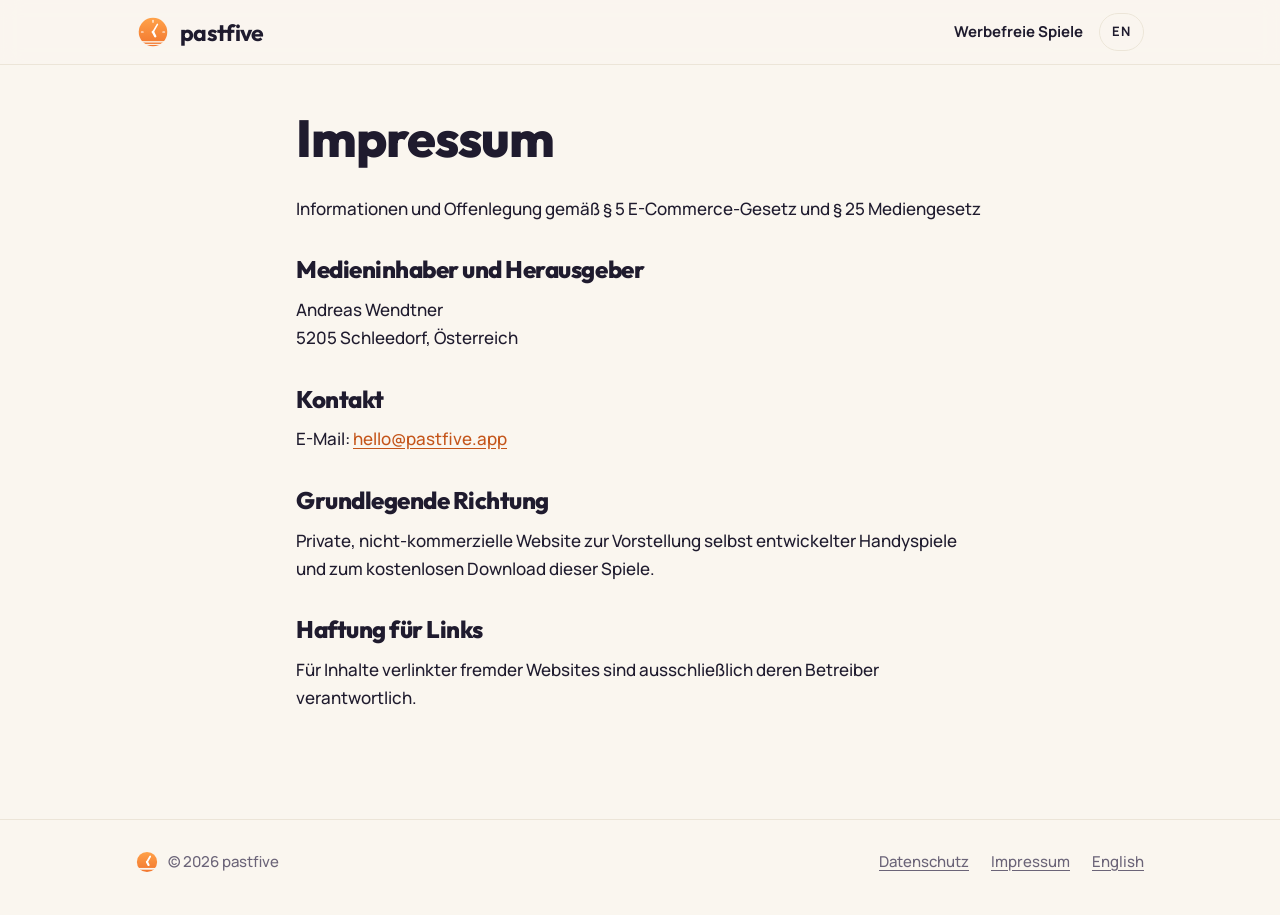
<file: impressum/index.html>
<!doctype html>
<html lang="de">
<head>
<meta charset="utf-8">
<meta name="viewport" content="width=device-width,initial-scale=1">
<title>Impressum – pastfive</title>
<link rel="icon" href="../assets/favicon.svg" type="image/svg+xml">
<link rel="alternate" hreflang="en" href="../en/imprint/">
<link rel="stylesheet" href="../assets/style.css">
</head>
<body>
<header class="top"><div class="wrap">
  <a class="brand" href="../"><img src="../assets/logo.svg" alt="">pastfive</a>
  <nav>
    <a href="../#spiele">Werbefreie Spiele</a>
    <a class="lang" href="../en/imprint/" hreflang="en" lang="en">EN</a>
  </nav>
</div></header>

<main class="wrap narrow text">
  <h1>Impressum</h1>
  <p>Informationen und Offenlegung gemäß § 5 E-Commerce-Gesetz und § 25 Mediengesetz</p>

  <h2>Medieninhaber und Herausgeber</h2>
  <p>Andreas Wendtner<br>
  5205 Schleedorf, Österreich</p>

  <h2>Kontakt</h2>
  <p>E-Mail: <a href="mailto:hello@pastfive.app">hello@pastfive.app</a></p>

  <h2>Grundlegende Richtung</h2>
  <p>Private, nicht-kommerzielle Website zur Vorstellung selbst entwickelter Handyspiele und zum kostenlosen Download dieser Spiele.</p>

  <h2>Haftung für Links</h2>
  <p>Für Inhalte verlinkter fremder Websites sind ausschließlich deren Betreiber verantwortlich.</p>
</main>

<footer><div class="wrap">
  <span class="grow"><img src="../assets/favicon.svg" alt="">© 2026 pastfive</span>
  <a href="../datenschutz/">Datenschutz</a>
  <a href="./" aria-current="page">Impressum</a>
  <a href="../en/imprint/" hreflang="en" lang="en">English</a>
</div></footer>
</body>
</html>
</file>
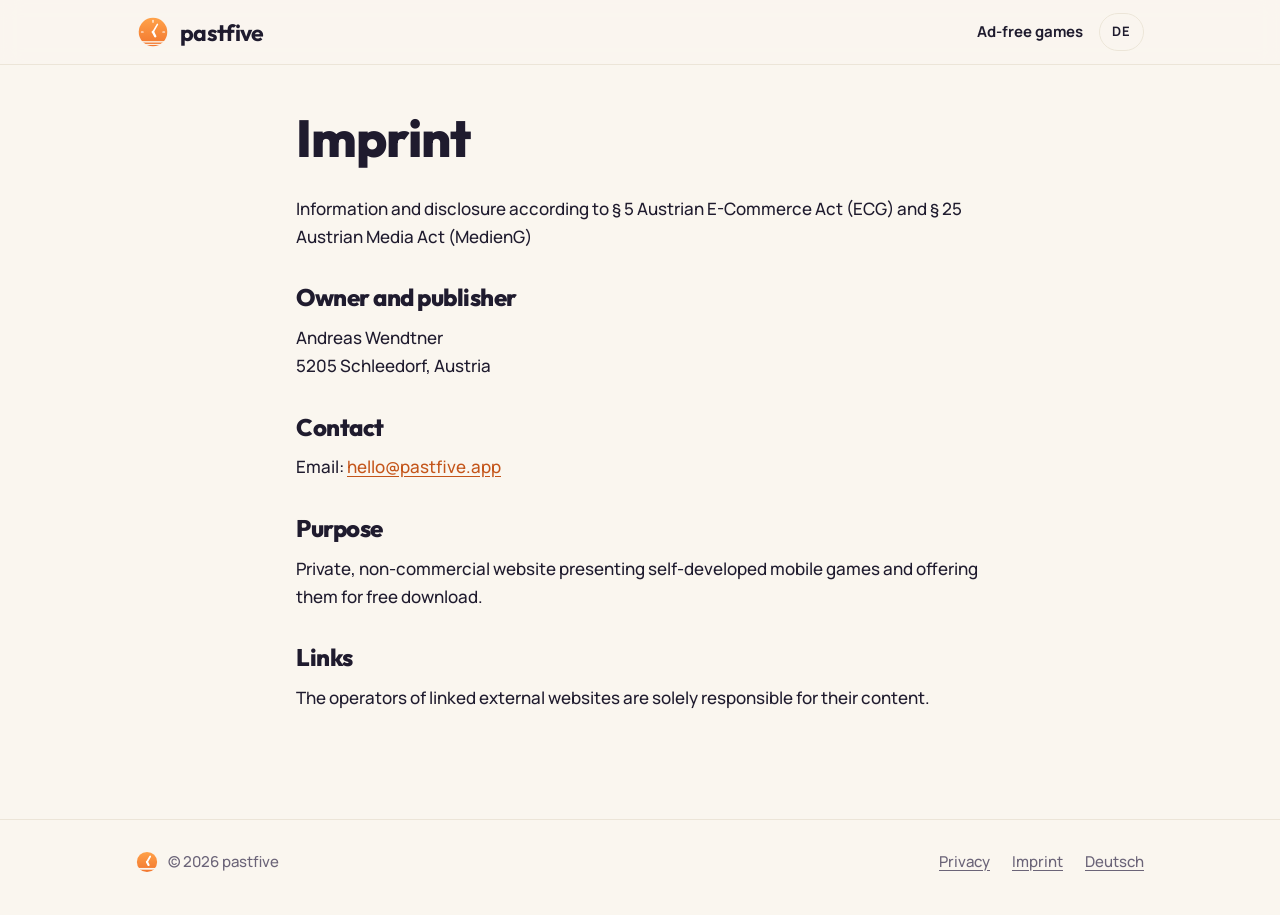
<file: en/imprint/index.html>
<!doctype html>
<html lang="en">
<head>
<meta charset="utf-8">
<meta name="viewport" content="width=device-width,initial-scale=1">
<title>Imprint – pastfive</title>
<link rel="icon" href="../../assets/favicon.svg" type="image/svg+xml">
<link rel="alternate" hreflang="de" href="../../impressum/">
<link rel="stylesheet" href="../../assets/style.css">
</head>
<body>
<header class="top"><div class="wrap">
  <a class="brand" href="../"><img src="../../assets/logo.svg" alt="">pastfive</a>
  <nav>
    <a href="../#games">Ad-free games</a>
    <a class="lang" href="../../impressum/" hreflang="de" lang="de">DE</a>
  </nav>
</div></header>

<main class="wrap narrow text">
  <h1>Imprint</h1>
  <p>Information and disclosure according to § 5 Austrian E-Commerce Act (ECG) and § 25 Austrian Media Act (MedienG)</p>

  <h2>Owner and publisher</h2>
  <p>Andreas Wendtner<br>
  5205 Schleedorf, Austria</p>

  <h2>Contact</h2>
  <p>Email: <a href="mailto:hello@pastfive.app">hello@pastfive.app</a></p>

  <h2>Purpose</h2>
  <p>Private, non-commercial website presenting self-developed mobile games and offering them for free download.</p>

  <h2>Links</h2>
  <p>The operators of linked external websites are solely responsible for their content.</p>
</main>

<footer><div class="wrap">
  <span class="grow"><img src="../../assets/favicon.svg" alt="">© 2026 pastfive</span>
  <a href="../privacy/">Privacy</a>
  <a href="./" aria-current="page">Imprint</a>
  <a href="../../impressum/" hreflang="de" lang="de">Deutsch</a>
</div></footer>
</body>
</html>
</file>
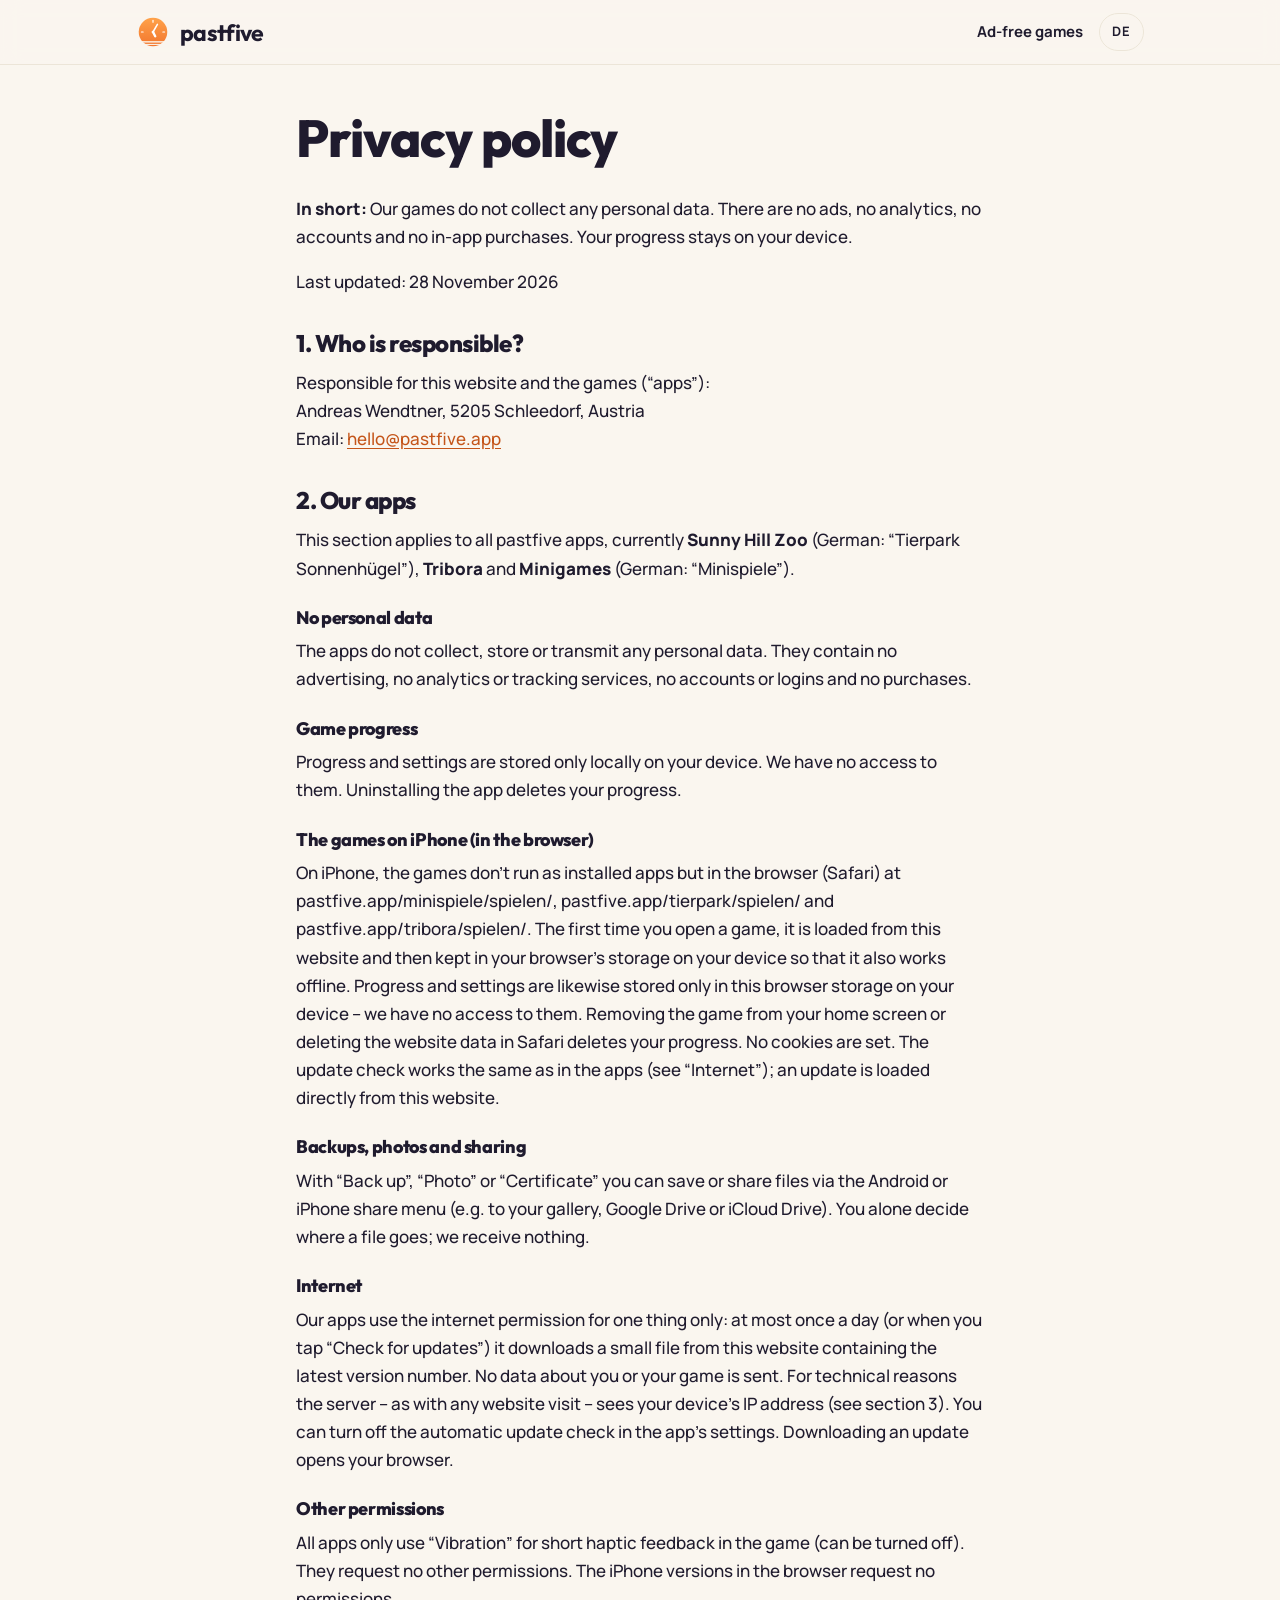
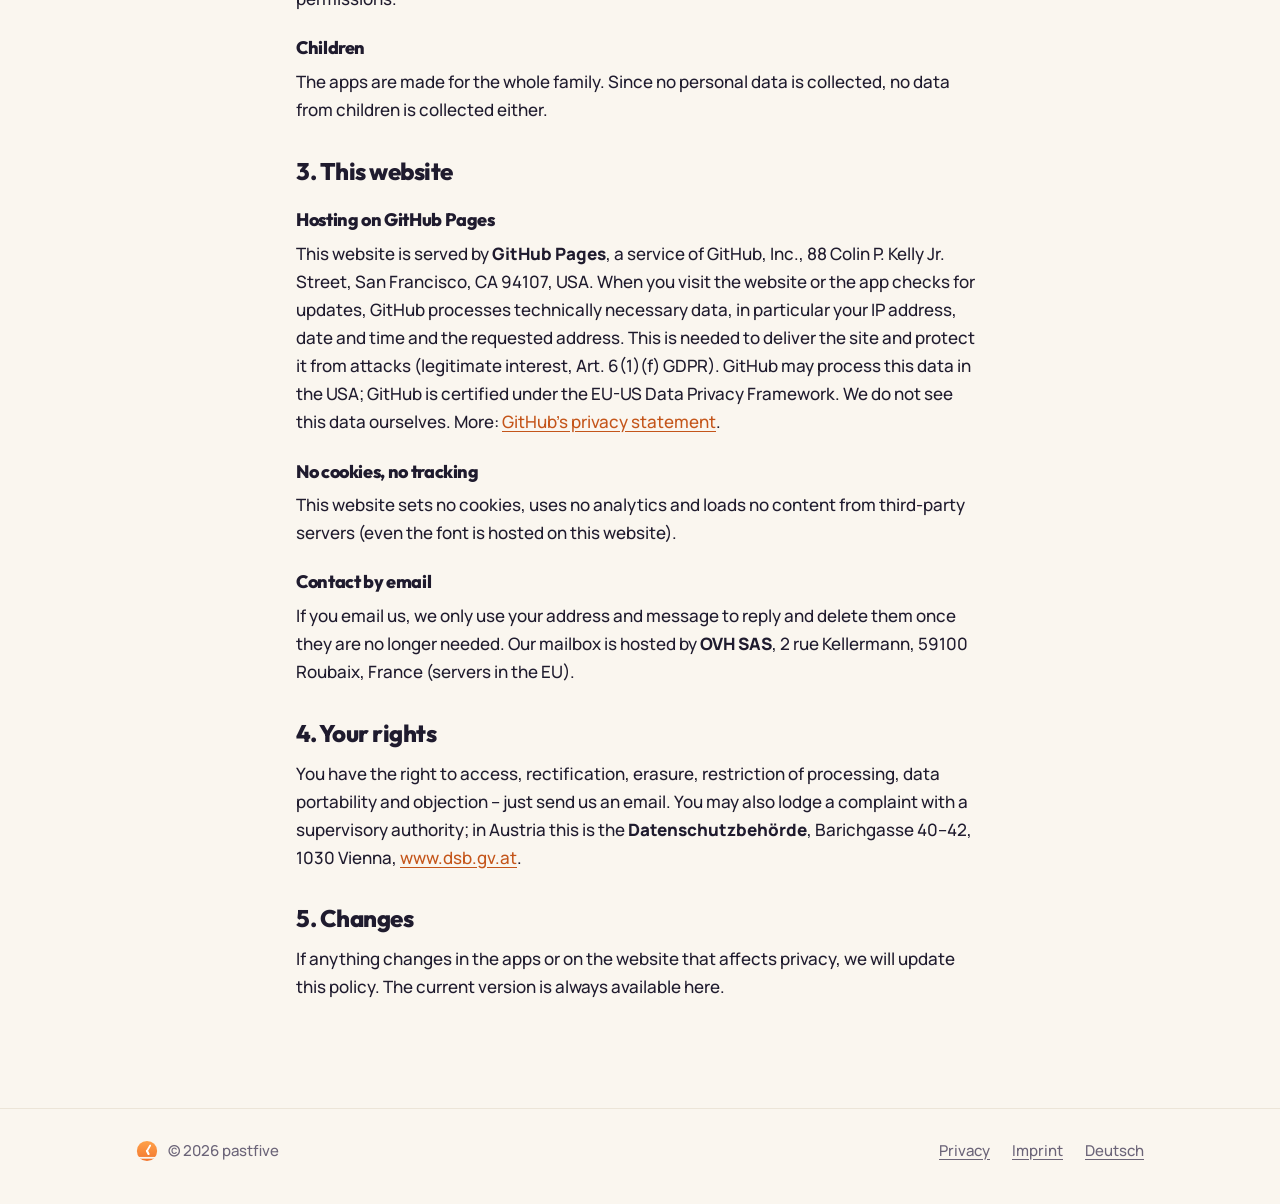
<file: en/privacy/index.html>
<!doctype html>
<html lang="en">
<head>
<meta charset="utf-8">
<meta name="viewport" content="width=device-width,initial-scale=1">
<title>Privacy policy – pastfive</title>
<link rel="icon" href="../../assets/favicon.svg" type="image/svg+xml">
<link rel="alternate" hreflang="de" href="../../datenschutz/">
<link rel="stylesheet" href="../../assets/style.css">
</head>
<body>
<header class="top"><div class="wrap">
  <a class="brand" href="../"><img src="../../assets/logo.svg" alt="">pastfive</a>
  <nav>
    <a href="../#games">Ad-free games</a>
    <a class="lang" href="../../datenschutz/" hreflang="de" lang="de">DE</a>
  </nav>
</div></header>

<main class="wrap narrow text">
  <h1>Privacy policy</h1>
  <p><b>In short:</b> Our games do not collect any personal data. There are no ads, no analytics, no accounts and no in-app purchases. Your progress stays on your device.</p>
  <p>Last updated: 28 November 2026</p>

  <h2>1. Who is responsible?</h2>
  <p>Responsible for this website and the games (“apps”):<br>
  Andreas Wendtner, 5205 Schleedorf, Austria<br>
  Email: <a href="mailto:hello@pastfive.app">hello@pastfive.app</a></p>

  <h2>2. Our apps</h2>
  <p>This section applies to all pastfive apps, currently <b>Sunny Hill Zoo</b> (German: “Tierpark Sonnenhügel”), <b>Tribora</b> and <b>Minigames</b> (German: “Minispiele”).</p>
  <h3>No personal data</h3>
  <p>The apps do not collect, store or transmit any personal data. They contain no advertising, no analytics or tracking services, no accounts or logins and no purchases.</p>
  <h3>Game progress</h3>
  <p>Progress and settings are stored only locally on your device. We have no access to them. Uninstalling the app deletes your progress.</p>
  <h3>The games on iPhone (in the browser)</h3>
  <p>On iPhone, the games don't run as installed apps but in the browser (Safari) at pastfive.app/minispiele/spielen/, pastfive.app/tierpark/spielen/ and pastfive.app/tribora/spielen/. The first time you open a game, it is loaded from this website and then kept in your browser's storage on your device so that it also works offline. Progress and settings are likewise stored only in this browser storage on your device – we have no access to them. Removing the game from your home screen or deleting the website data in Safari deletes your progress. No cookies are set. The update check works the same as in the apps (see “Internet”); an update is loaded directly from this website.</p>
  <h3>Backups, photos and sharing</h3>
  <p>With “Back up”, “Photo” or “Certificate” you can save or share files via the Android or iPhone share menu (e.g. to your gallery, Google Drive or iCloud Drive). You alone decide where a file goes; we receive nothing.</p>
  <h3>Internet</h3>
  <p>Our apps use the internet permission for one thing only: at most once a day (or when you tap “Check for updates”) it downloads a small file from this website containing the latest version number. No data about you or your game is sent. For technical reasons the server – as with any website visit – sees your device's IP address (see section 3). You can turn off the automatic update check in the app's settings. Downloading an update opens your browser.</p>
  <h3>Other permissions</h3>
  <p>All apps only use “Vibration” for short haptic feedback in the game (can be turned off). They request no other permissions. The iPhone versions in the browser request no permissions.</p>
  <h3>Children</h3>
  <p>The apps are made for the whole family. Since no personal data is collected, no data from children is collected either.</p>

  <h2>3. This website</h2>
  <h3>Hosting on GitHub Pages</h3>
  <p>This website is served by <b>GitHub Pages</b>, a service of GitHub, Inc., 88 Colin P. Kelly Jr. Street, San Francisco, CA 94107, USA. When you visit the website or the app checks for updates, GitHub processes technically necessary data, in particular your IP address, date and time and the requested address. This is needed to deliver the site and protect it from attacks (legitimate interest, Art. 6(1)(f) GDPR). GitHub may process this data in the USA; GitHub is certified under the EU-US Data Privacy Framework. We do not see this data ourselves. More: <a href="https://docs.github.com/en/site-policy/privacy-policies/github-general-privacy-statement" rel="noopener">GitHub's privacy statement</a>.</p>
  <h3>No cookies, no tracking</h3>
  <p>This website sets no cookies, uses no analytics and loads no content from third-party servers (even the font is hosted on this website).</p>
  <h3>Contact by email</h3>
  <p>If you email us, we only use your address and message to reply and delete them once they are no longer needed. Our mailbox is hosted by <b>OVH SAS</b>, 2 rue Kellermann, 59100 Roubaix, France (servers in the EU).</p>

  <h2>4. Your rights</h2>
  <p>You have the right to access, rectification, erasure, restriction of processing, data portability and objection – just send us an email. You may also lodge a complaint with a supervisory authority; in Austria this is the <b>Datenschutzbehörde</b>, Barichgasse 40–42, 1030 Vienna, <a href="https://www.dsb.gv.at" rel="noopener">www.dsb.gv.at</a>.</p>

  <h2>5. Changes</h2>
  <p>If anything changes in the apps or on the website that affects privacy, we will update this policy. The current version is always available here.</p>
</main>

<footer><div class="wrap">
  <span class="grow"><img src="../../assets/favicon.svg" alt="">© 2026 pastfive</span>
  <a href="./" aria-current="page">Privacy</a>
  <a href="../imprint/">Imprint</a>
  <a href="../../datenschutz/" hreflang="de" lang="de">Deutsch</a>
</div></footer>
</body>
</html>
</file>
<file: assets/style.css>
/* ============================================================
   pastfive – gemeinsames Aussehen aller Seiten
   Farben ändern: einfach die Werte unter :root anpassen.
   ============================================================ */

/* Schriften liegen direkt auf der Website (kein Google-Server → datenschutzfreundlich)
   Outfit = Überschriften und Schriftzug, Manrope = Fließtext. Beide frei (SIL Open Font License). */
@font-face{font-family:Outfit;font-weight:700;font-display:swap;src:url(fonts/outfit-latin-700-normal.woff2) format('woff2')}
@font-face{font-family:Outfit;font-weight:800;font-display:swap;src:url(fonts/outfit-latin-800-normal.woff2) format('woff2')}
@font-face{font-family:Manrope;font-weight:500;font-display:swap;src:url(fonts/manrope-latin-500-normal.woff2) format('woff2')}
@font-face{font-family:Manrope;font-weight:600;font-display:swap;src:url(fonts/manrope-latin-600-normal.woff2) format('woff2')}
@font-face{font-family:Manrope;font-weight:700;font-display:swap;src:url(fonts/manrope-latin-700-normal.woff2) format('woff2')}
@font-face{font-family:Manrope;font-weight:800;font-display:swap;src:url(fonts/manrope-latin-800-normal.woff2) format('woff2')}

:root{
  --bg:#faf6ef;          /* Hintergrund: warmes Weiß */
  --surface:#ffffff;     /* Karten */
  --ink:#1f1b2e;         /* Text, dunkle Flächen */
  --mut:#6b6478;         /* leiser Text */
  --line:#ece5d8;        /* feine Linien */
  --accent:#f2762e;      /* Abendsonne */
  --accent-2:#ffa24a;    /* helles Sonnenorange */
  --accent-ink:#c4551a;  /* Orange für Text/Links (besser lesbar) */
  --radius:20px;
  --shadow:0 1px 2px rgba(31,27,46,.04),0 8px 28px rgba(31,27,46,.07);
  --head:Outfit,"Avenir Next","Segoe UI",system-ui,sans-serif;
  color-scheme:light;
}

*{box-sizing:border-box}
html{-webkit-text-size-adjust:100%}
body{margin:0;background:var(--bg);color:var(--ink);font:500 17px/1.65 Manrope,system-ui,-apple-system,"Segoe UI",Roboto,sans-serif}
img{max-width:100%;height:auto;display:block}
a{color:var(--accent-ink);text-underline-offset:3px}
a:hover{color:var(--accent)}
h1,h2,h3{font-family:var(--head);font-weight:800;line-height:1.15;letter-spacing:-.02em;margin:0 0 .5em}
h1{font-size:clamp(32px,6vw,52px)}
h2{font-size:clamp(26px,4.4vw,36px);margin-top:1.4em}
h3{font-size:21px}
p{margin:0 0 1em}
b,strong{font-weight:800}

.wrap{max-width:1040px;margin:0 auto;padding:0 16px}
.narrow{max-width:720px}
.eyebrow{font:800 13px/1 Manrope,sans-serif;letter-spacing:.2em;text-transform:uppercase;color:var(--accent-ink);margin:0 0 14px}
.section{padding:72px 0}

/* ---------- Kopfzeile ---------- */
.top{position:sticky;top:0;z-index:10;background:rgba(250,246,239,.9);backdrop-filter:blur(10px);-webkit-backdrop-filter:blur(10px);border-bottom:1px solid var(--line)}
.top .wrap{display:flex;align-items:center;gap:12px;min-height:64px}
.brand{display:flex;align-items:center;gap:10px;text-decoration:none;color:var(--ink);font:700 23px/1 var(--head);letter-spacing:-.03em}
.brand img{width:34px;height:34px}
.brand:hover{color:var(--ink)}
.top nav{margin-left:auto;display:flex;align-items:center;gap:4px}
.top nav a{text-decoration:none;color:var(--ink);padding:7px 12px;border-radius:999px;font-weight:700;font-size:15px}
.top nav a:hover,.top nav a[aria-current]{background:#f3ebdd;color:var(--ink)}
.top nav .lang{border:1.5px solid var(--line);font-size:13px;letter-spacing:.06em}

/* ---------- Startseiten-Kopf ---------- */
.hero{text-align:center;padding:72px 0 96px;position:relative;overflow:hidden}
.hero .logo{width:min(150px,38vw);margin:0 auto 22px}
.hero .wordmark{font:700 clamp(56px,13vw,96px)/1 var(--head);letter-spacing:-.045em;margin:0}
.hero .slogan{font:800 clamp(14px,3vw,18px)/1 Manrope,sans-serif;letter-spacing:.32em;text-transform:uppercase;color:var(--accent);margin:18px 0 28px;padding-left:.32em}
.frei{list-style:none;padding:0;margin:0 0 26px;display:flex;flex-wrap:wrap;justify-content:center;gap:8px}
.frei li{background:var(--surface);border:1.5px solid var(--line);border-radius:999px;padding:7px 15px;font-weight:800;font-size:15px;color:var(--ink)}
.frei li b{color:var(--accent);margin-right:2px}
.frei.links{justify-content:flex-start;margin:4px 0 26px}
.hero .sub{max-width:560px;margin:0 auto;color:var(--mut);font-size:clamp(17px,2.4vw,19px)}
/* Horizontlinien wie im Logo */
.hero::after{content:"";position:absolute;left:0;right:0;bottom:0;height:46px;
  background:repeating-linear-gradient(180deg,transparent 0 10px,rgba(242,118,46,.22) 10px 13px);
  -webkit-mask:linear-gradient(90deg,transparent,#000 25%,#000 75%,transparent);mask:linear-gradient(90deg,transparent,#000 25%,#000 75%,transparent)}

/* ---------- Spiele-Karten ---------- */
.cards{display:grid;grid-template-columns:repeat(auto-fit,minmax(280px,1fr));gap:20px;margin-top:28px}
.card{background:var(--surface);border-radius:var(--radius);box-shadow:var(--shadow);padding:26px;display:flex;flex-direction:column;gap:12px;text-decoration:none;color:var(--ink);border:1.5px solid transparent;transition:transform .2s,border-color .2s}
a.card:hover{transform:translateY(-3px);border-color:var(--accent-2);color:var(--ink)}
.card .icon{width:88px;height:88px;border-radius:22px}
.card .soon{width:88px;height:88px;border-radius:22px;background:#f3ebdd;display:grid;place-items:center}
.card .soon img{width:52px;opacity:.45;filter:grayscale(.6)}
.card h3{margin:2px 0 0}
.card p{margin:0;color:var(--mut)}
.card .more{margin-top:auto;font-weight:800;color:var(--accent-ink)}
.chip{display:inline-block;align-self:flex-start;border-radius:999px;padding:3px 12px;font-size:13px;font-weight:800;letter-spacing:.02em;background:#fdeee3;color:var(--accent-ink)}
.chips{display:flex;flex-wrap:wrap;gap:6px}
.chip.ok{background:var(--ink);color:#fff}
.chip.later{background:#efedf3;color:var(--mut)}

/* ---------- "Warum pastfive?" ---------- */
.why{background:var(--ink);color:#efe9f5}
.why h2{color:#fff;margin-top:0}
.why .eyebrow{color:var(--accent-2)}
.why p{font-size:clamp(17px,2.2vw,19px);color:#d9d2e3}
.why .sign{font:700 22px/1.3 var(--head);color:#fff;margin-top:1.6em}
.why .sign span{color:var(--accent-2)}

/* ---------- Versprechen ---------- */
.promise{display:grid;grid-template-columns:repeat(auto-fit,minmax(210px,1fr));gap:16px;margin-top:28px}
.promise div{background:var(--surface);border-radius:var(--radius);padding:24px;box-shadow:var(--shadow)}
.promise h3{font-size:clamp(24px,3vw,28px);margin:0 0 10px}
.promise h3 em{font-style:normal;color:var(--accent)}
.promise span.t{color:var(--mut);font-size:15px}

/* ---------- Spielseite ---------- */
.game-head{display:flex;gap:22px;align-items:center;padding:48px 0 18px;flex-wrap:wrap}
.game-head img{width:112px;height:112px;border-radius:26px;box-shadow:var(--shadow)}
.game-head h1{margin:0}
.game-head p{margin:.25em 0 0;color:var(--mut);font-size:19px}
.lead{font-size:clamp(18px,2.4vw,20px)}

.story{border-left:3px solid var(--accent);padding:4px 0 4px 20px;margin:28px 0;color:var(--ink);font-size:18px}
.story p{margin:0 0 .5em}
.story cite{font-style:normal;color:var(--mut);font-size:15px}

/* Ehrlich-Etikett */
.label{background:var(--surface);border:2px solid var(--ink);border-radius:14px;padding:18px 22px;max-width:520px;margin:30px 0}
.label h3{font-size:18px;margin:0 0 2px;display:flex;justify-content:space-between;align-items:baseline;gap:10px}
.label h3 small{font:700 12px Manrope,sans-serif;letter-spacing:.14em;text-transform:uppercase;color:var(--mut)}
.label dl{margin:10px 0 0;border-top:6px solid var(--ink)}
.label dl div{display:flex;justify-content:space-between;gap:16px;padding:8px 0;border-bottom:1px solid var(--line)}
.label dl div:last-child{border-bottom:0}
.label dt{font-weight:600}
.label dd{margin:0;font-weight:800;text-align:right}
.label dd small{display:block;font-weight:500;color:var(--mut);font-size:13px}

.features{list-style:none;padding:0;display:grid;grid-template-columns:repeat(auto-fit,minmax(260px,1fr));gap:12px;margin:24px 0 0}
.features li{background:var(--surface);border-radius:16px;padding:14px 18px;box-shadow:var(--shadow);color:var(--mut)}
.features li b{color:var(--ink);display:block}

.shots{display:flex;gap:16px;overflow-x:auto;scroll-snap-type:x mandatory;padding:8px 2px 18px;margin:26px -2px 0}
.shots figure{margin:0;flex:0 0 min(220px,60vw);scroll-snap-align:start}
.shots img,.shots .ph{width:100%;aspect-ratio:9/19.5;object-fit:cover;border-radius:22px;box-shadow:var(--shadow);border:5px solid var(--ink)}
.shots .ph{background:linear-gradient(180deg,#f3ebdd,#e9e1d2);display:grid;place-items:center;text-align:center;color:var(--mut);font-size:14px;padding:10px}
.shots.wide figure{flex-basis:min(440px,84vw)}
.shots.wide img{aspect-ratio:auto;border-width:4px;border-radius:16px}
.shots figcaption{text-align:center;font-size:14px;color:var(--mut);margin-top:8px}

.download{background:var(--surface);border-radius:var(--radius);padding:30px;margin:44px 0;box-shadow:var(--shadow);border-top:5px solid var(--accent)}
.download h2{margin-top:0}
.btn{display:inline-flex;align-items:center;gap:10px;background:var(--accent);color:#fff;text-decoration:none;font:800 18px/1 Manrope,sans-serif;padding:16px 28px;border-radius:999px;transition:background .15s,transform .15s}
.btn:hover{background:#e0661f;color:#fff;transform:translateY(-1px)}
.cta{display:flex;flex-wrap:wrap;align-items:center;gap:10px 16px;margin:22px 0 8px}
.cta small{color:var(--mut);font-size:14px}
.btn.off{background:#bdb6c6;pointer-events:none}
.ver{color:var(--mut);font-size:15px;margin-top:16px}
.ver ul{margin:.3em 0 0;padding-left:1.2em}

.steps{counter-reset:s;list-style:none;padding:0;margin:20px 0}
.steps li{counter-increment:s;position:relative;padding:4px 0 16px 54px}
.steps li::before{content:counter(s);position:absolute;left:0;top:0;width:36px;height:36px;border-radius:50%;background:var(--ink);color:#fff;font:800 16px/36px var(--head);text-align:center}
.note{background:#fdf1e6;border-radius:14px;padding:14px 18px;font-size:16px}

/* ---------- Textseiten (Datenschutz, Impressum) ---------- */
.text{padding-top:44px;padding-bottom:30px}
.text h2{font-size:24px}
.text h3{font-size:18px;margin-top:1.4em}
.text .todo{background:#ffe3df;border:1.5px dashed #d9412b;border-radius:6px;padding:0 6px}

/* ---------- Fußzeile ---------- */
footer{border-top:1px solid var(--line);margin-top:60px;padding:30px 0 40px;color:var(--mut);font-size:15px}
footer .wrap{display:flex;flex-wrap:wrap;gap:10px 22px;align-items:center}
footer a{color:var(--mut)}
footer .grow{flex:1;display:flex;align-items:center;gap:10px}
footer .grow img{width:22px;height:22px}
.why + footer,.section:last-child + footer{margin-top:0}

@media (max-width:560px){
  .top nav .opt{display:none}
  .frei li{font-size:14px;padding:6px 12px}
  .section{padding:56px 0}
  .top nav a{padding:6px 9px;font-size:14px}
  .game-head img{width:88px;height:88px}
  footer .grow{flex-basis:100%}
}
</file>
